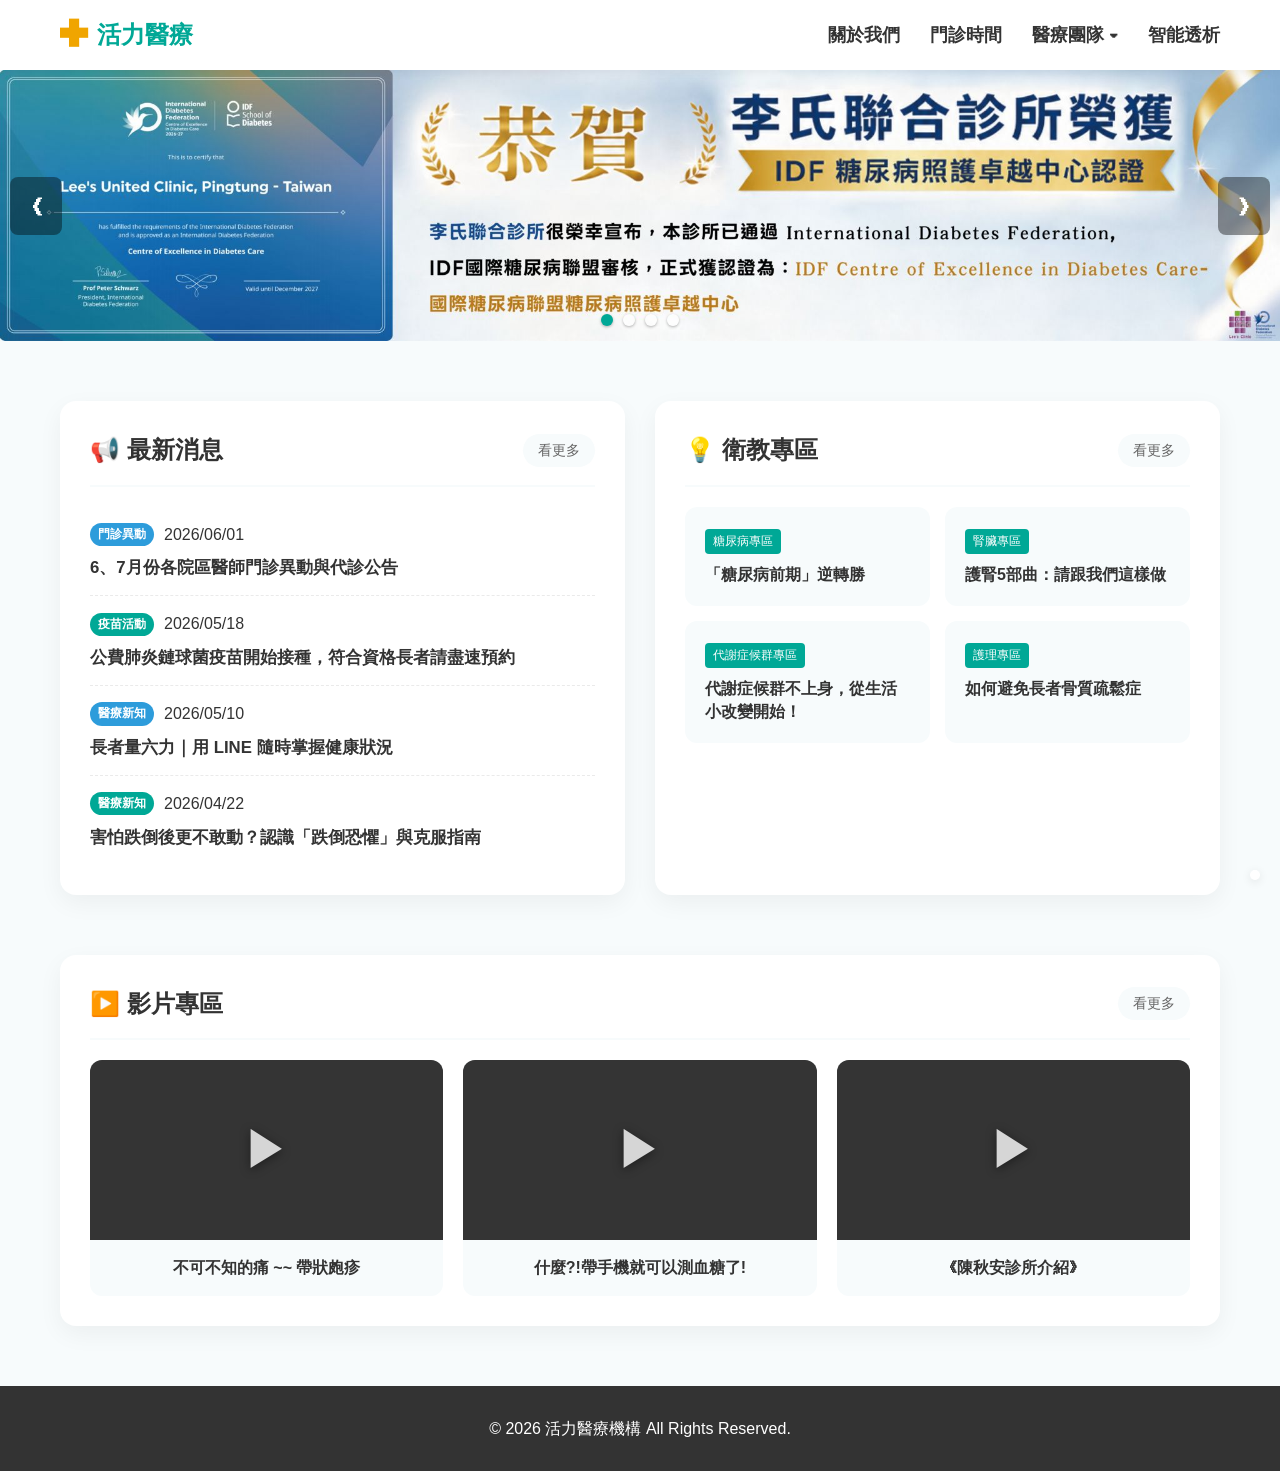
<file: index.html>
<!doctype html>
<html lang="zh-TW">
  <head>
    <meta charset="UTF-8" />
    <meta name="viewport" content="width=device-width, initial-scale=1.0" />
    <title>活力醫療中心</title>
    <link rel="stylesheet" href="style.css?v=8" />
  </head>
  <body>
    <header class="navbar">
      <div class="container nav-container">
        <a href="https://sunyanzi948c-cpu.github.io/chen784533/" class="logo">
          <span class="logo-icon">✚</span> 活力醫療
        </a>
        <input type="checkbox" id="menu-toggle" class="menu-checkbox" />
        <label for="menu-toggle" class="menu-btn">☰</label>

        <nav class="nav-links">
          <a href="about.html">關於我們</a>
          <a href="hours.html">門診時間</a>

          <div class="dropdown">
            <a href="#team" class="dropdown-toggle">醫療團隊 ▾</a>

            <input type="checkbox" id="team-toggle" class="dropdown-checkbox" />
            <label for="team-toggle" class="dropdown-label">醫療團隊 ▾</label>

            <div class="dropdown-menu">
              <div class="dropdown-grid">
                <a href="Metabolism.html">新陳代謝科</a>
                <a href="Neurology.html">神經內科</a>
                <a href="Kidney.html">腎臟內科</a>
                <a href="eye.html">眼科</a>
                <a href="Urology.html">泌尿科</a>
                <a href="GI.html">肝膽腸胃科</a>
                <a href="Cardiology.html">心臟內科</a>

                <a href="#">護理師</a>
                <a href="#">營養衛教師</a>

                <a href="#">藥師</a>
              </div>
            </div>
          </div>

          <a href="dialysis.html">智能透析</a>
        </nav>
      </div>
    </header>

    <section class="hero-carousel" id="carousel-section">
      <button class="carousel-btn prev-btn" id="prevBtn">❮</button>

      <div class="carousel-track" id="carouselTrack">
        <div class="slide">
          <img src="image/123.jpg" alt="IDF 糖尿病照護卓越中心認證" />
        </div>
        <div class="slide">
          <img src="image/456.jpg" alt="李兆俊院長榮獲世界頂尖 Top5 學者" />
        </div>
        <div class="slide">
          <img src="image/789.png" alt="李氏聯合診所 全方位慢性病治療" />
        </div>
        <div class="slide">
          <img src="image/012.png" alt="藍文君診所 榮獲國健署特優獎" />
        </div>
      </div>

      <button class="carousel-btn next-btn" id="nextBtn">❯</button>

      <div class="carousel-dots" id="dotContainer">
        <span class="dot active" data-index="0"></span>
        <span class="dot" data-index="1"></span>
        <span class="dot" data-index="2"></span>
        <span class="dot" data-index="3"></span>
      </div>
    </section>

    <main class="container">
      <section class="boards-section">
        <div class="board news-board">
          <div class="board-header">
            <h2>📢 最新消息</h2>
            <a href="news.html" class="more-link">看更多</a>
          </div>
          <ul class="news-list" id="index-news-list"></ul>
        </div>

        <div class="board edu-board">
          <div class="board-header">
            <h2>💡 衛教專區</h2>
            <a href="education.html" class="more-link">看更多</a>
          </div>

          <div class="edu-grid" id="index-edu-grid"></div>
        </div>
      </section>

      <section class="video-section">
        <div class="board-header">
          <h2>▶️ 影片專區</h2>
          <a href="video.html" class="more-link">看更多</a>
        </div>

        <div class="video-grid" id="index-video-grid"></div>
      </section>
    </main>

    <footer class="footer">
      <div class="container">
        <p>&copy; 2026 活力醫療機構 All Rights Reserved.</p>
      </div>
    </footer>
    <button id="backToTopBtn" class="back-to-top" title="回到頁頂">⬆</button>
    <script>
      // 抓取需要的 DOM 元素
      const track = document.getElementById("carouselTrack");
      const slides = Array.from(track.children);
      const nextBtn = document.getElementById("nextBtn");
      const prevBtn = document.getElementById("prevBtn");
      const dots = Array.from(document.querySelectorAll(".dot"));
      const carouselSection = document.getElementById("carousel-section");

      let currentIndex = 0; // 記錄目前顯示第幾張圖 (從 0 開始)
      const slideCount = slides.length; // 總共有幾張圖 (4)
      let autoPlayInterval; // 用來儲存定時器的變數

      // 核心功能：根據索引值移動軌道
      function moveToSlide(index) {
        // 處理循環邏輯 (若到最後一張的下一張，回到第一張；反之亦然)
        if (index < 0) {
          currentIndex = slideCount - 1;
        } else if (index >= slideCount) {
          currentIndex = 0;
        } else {
          currentIndex = index;
        }

        // 計算移動的距離 (-100vw, -200vw 等) 並套用 CSS 變形
        const amountToMove = -(currentIndex * 100);
        track.style.transform = `translateX(${amountToMove}vw)`;

        // 更新下方圓點的狀態
        updateDots(currentIndex);
      }

      // 更新圓點樣式
      function updateDots(index) {
        dots.forEach((dot) => dot.classList.remove("active"));
        dots[index].classList.add("active");
      }

      // 定時自動輪播功能
      function startAutoPlay() {
        autoPlayInterval = setInterval(() => {
          moveToSlide(currentIndex + 1);
        }, 20000); // 4000 毫秒 = 4 秒
      }

      function stopAutoPlay() {
        clearInterval(autoPlayInterval);
      }

      // --- 設定事件監聽器 ---

      // 點擊右邊按鈕
      nextBtn.addEventListener("click", () => {
        moveToSlide(currentIndex + 1);
        stopAutoPlay();
        startAutoPlay(); // 點擊後重新計算時間
      });

      // 點擊左邊按鈕
      prevBtn.addEventListener("click", () => {
        moveToSlide(currentIndex - 1);
        stopAutoPlay();
        startAutoPlay();
      });

      // 點擊圓點切換
      dots.forEach((dot, index) => {
        dot.addEventListener("click", () => {
          moveToSlide(index);
          stopAutoPlay();
          startAutoPlay();
        });
      });

      // 滑鼠移到圖片上時暫停輪播，移開時恢復 (優化使用者體驗)
      carouselSection.addEventListener("mouseenter", stopAutoPlay);
      carouselSection.addEventListener("mouseleave", startAutoPlay);

      // 網頁載入時啟動自動輪播
      startAutoPlay();

      // =========================================
      // 首頁：動態載入 JSON 最新消息 (取前 4 筆)
      // =========================================
      document.addEventListener("DOMContentLoaded", () => {
        const indexNewsList = document.getElementById("index-news-list");

        if (indexNewsList) {
          // 讀取我們之前建立的資料庫
          fetch("news-data.json")
            .then((response) => {
              if (!response.ok) throw new Error("無法讀取資料庫");
              return response.json();
            })
            .then((data) => {
              indexNewsList.innerHTML = ""; // 清空預設內容

              // 擷取陣列的前 4 筆資料 (最新的 4 篇)
              const topNews = data.slice(0, 4);

              // 將這 4 筆資料轉換成 HTML 並塞入首頁
              topNews.forEach((item) => {
                const liItem = `
                              <li>
                                  <div style="display: flex; gap: 10px; align-items: center;">
                                      <span class="news-tag ${item.tagClass}" style="font-size: 0.75rem; padding: 2px 8px;">${item.category}</span>
                                      <span class="news-date" style="margin: 0;">${item.date}</span>
                                  </div>
                                  
                                  <a href="article.html?id=${item.id}">${item.title}</a>
                              </li>
                          `;
                indexNewsList.insertAdjacentHTML("beforeend", liItem);
              });
            })
            .catch((error) => {
              console.error("載入失敗:", error);
              indexNewsList.innerHTML = "<li>資料載入中或發生錯誤...</li>";
            });
        }
      });

      // =========================================
      // 首頁：動態載入 JSON 衛教專區 (自動取最新 4 筆)
      // =========================================
      const indexEduGrid = document.getElementById("index-edu-grid");

      if (indexEduGrid) {
        // 定義我們要抓取的衛教分類名稱
        const educationCategories = [
          "糖尿病專區",
          "腎臟專區",
          "代謝症候群專區",
          "護理專區",
          "藥物專區",
          "眼睛保健專區",
          "心血管專區",
        ];

        // 讀取全站共用的 JSON 資料庫 (加上時間戳記徹底打破快取)
        fetch("news-data.json?v=" + new Date().getTime())
          .then((response) => {
            if (!response.ok) throw new Error("無法讀取資料庫");
            return response.json();
          })
          .then((data) => {
            indexEduGrid.innerHTML = ""; // 先清空骨架

            // 1. 【關鍵過濾】：從資料庫中，只挑選出分類屬於「衛教專區」的文章
            const eduArticles = data.filter((item) =>
              educationCategories.includes(item.category),
            );

            // 2. 【擷取前 4 筆】：只拿最新上傳的前 4 篇衛教文章
            const topEdu = eduArticles.slice(0, 4);

            // 3. 【動態生成卡片】：將資料轉換為 HTML 塞入首頁
            topEdu.forEach((item) => {
              const cardHTML = `
                <a href="article.html?id=${item.id}" class="edu-card">
                  <div class="edu-tag ${item.tagClass}">${item.category}</div>
                  <h3>${item.title}</h3>
                </a>
              `;
              indexEduGrid.insertAdjacentHTML("beforeend", cardHTML);
            });

            // 防呆機制：如果 JSON 裡目前沒有任何衛教文章
            if (topEdu.length === 0) {
              indexEduGrid.innerHTML =
                "<p style='color:#888; grid-column: 1/-1; text-align:center; padding: 20px;'>目前暫無衛教文章發表</p>";
            }
          })
          .catch((error) => {
            console.error("衛教專區載入失敗:", error);
            indexEduGrid.innerHTML =
              "<p style='color:red; grid-column: 1/-1; text-align:center; padding: 20px;'>衛教專區載入中或發生異常...</p>";
          });
      }
      // =========================================
      // 快速回到頁頂功能
      // =========================================
      const backToTopBtn = document.getElementById("backToTopBtn");

      if (backToTopBtn) {
        // 監聽網頁滾動事件
        window.addEventListener("scroll", () => {
          // 當往下滾動超過 300px 時，幫按鈕加上 'show' 讓它浮現
          if (window.scrollY > 300) {
            backToTopBtn.classList.add("show");
          } else {
            // 滾回頂部時，移除 'show' 讓它隱藏
            backToTopBtn.classList.remove("show");
          }
        });

        // 監聽按鈕點擊事件
        backToTopBtn.addEventListener("click", () => {
          window.scrollTo({
            top: 0,
            behavior: "smooth", // 讓畫面像滑行一樣平滑滾動上去，而不是瞬間跳躍
          });
        });
      }

      // =========================================
      // 首頁：動態載入 JSON 影片專區 (自動取最新 3 筆)
      // =========================================
      const indexVideoGrid = document.getElementById("index-video-grid");

      if (indexVideoGrid) {
        fetch("video-data.json?v=" + new Date().getTime())
          .then((response) => {
            if (!response.ok) throw new Error("無法讀取影片資料庫");
            return response.json();
          })
          .then((data) => {
            indexVideoGrid.innerHTML = ""; // 先清空骨架

            // 1. 【擷取前 3 筆】：只拿最新上傳的前 3 支影片
            const topVideos = data.slice(0, 3);

            // 2. 【動態生成卡片】：將資料轉換為 HTML 塞入首頁
            topVideos.forEach((video) => {
              // 擷取 YouTube ID 產生高畫質縮圖
              let videoId = "";
              if (video.url.includes("v=")) {
                videoId = video.url.split("v=")[1].split("&")[0];
              } else if (video.url.includes("youtu.be/")) {
                videoId = video.url.split("youtu.be/")[1].split("?")[0];
              }
              const thumbnailUrl = `https://img.youtube.com/vi/${videoId}/maxresdefault.jpg`;

              // 生成符合首頁樣式的影片卡片
              const videoCardHTML = `
                <div class="video-card" onclick="window.location.href='video.html'" style="cursor: pointer;">
                  <div class="video-thumbnail" style="background-image: url('${thumbnailUrl}'); background-size: cover; background-position: center; position: relative;">
                     <div style="position:absolute; top:0; left:0; width:100%; height:100%; background:rgba(0,0,0,0.3); display:flex; justify-content:center; align-items:center;">
                        <span style="color:white; font-size:3rem; opacity:0.8; text-shadow: 0 2px 10px rgba(0,0,0,0.5);">▶</span>
                     </div>
                  </div>
                  <div class="video-title">${video.title}</div>
                </div>
              `;
              indexVideoGrid.insertAdjacentHTML("beforeend", videoCardHTML);
            });

            if (topVideos.length === 0) {
              indexVideoGrid.innerHTML =
                "<p style='color:#888; grid-column: 1/-1; text-align:center; padding: 20px;'>目前暫無影片發表</p>";
            }
          })
          .catch((error) => {
            console.error("影片載入失敗:", error);
            indexVideoGrid.innerHTML =
              "<p style='color:red; grid-column: 1/-1; text-align:center; padding: 20px;'>影片載入中或發生異常...</p>";
          });
      }
    </script>

    <div
      id="google_translate_element"
      style="
        position: fixed;
        bottom: 20px;
        right: 20px;
        z-index: 9999;
        background: white;
        padding: 5px;
        border-radius: 8px;
        box-shadow: 0 2px 10px rgba(0, 0, 0, 0.1);
      "></div>
  </body>
</html>
</file>
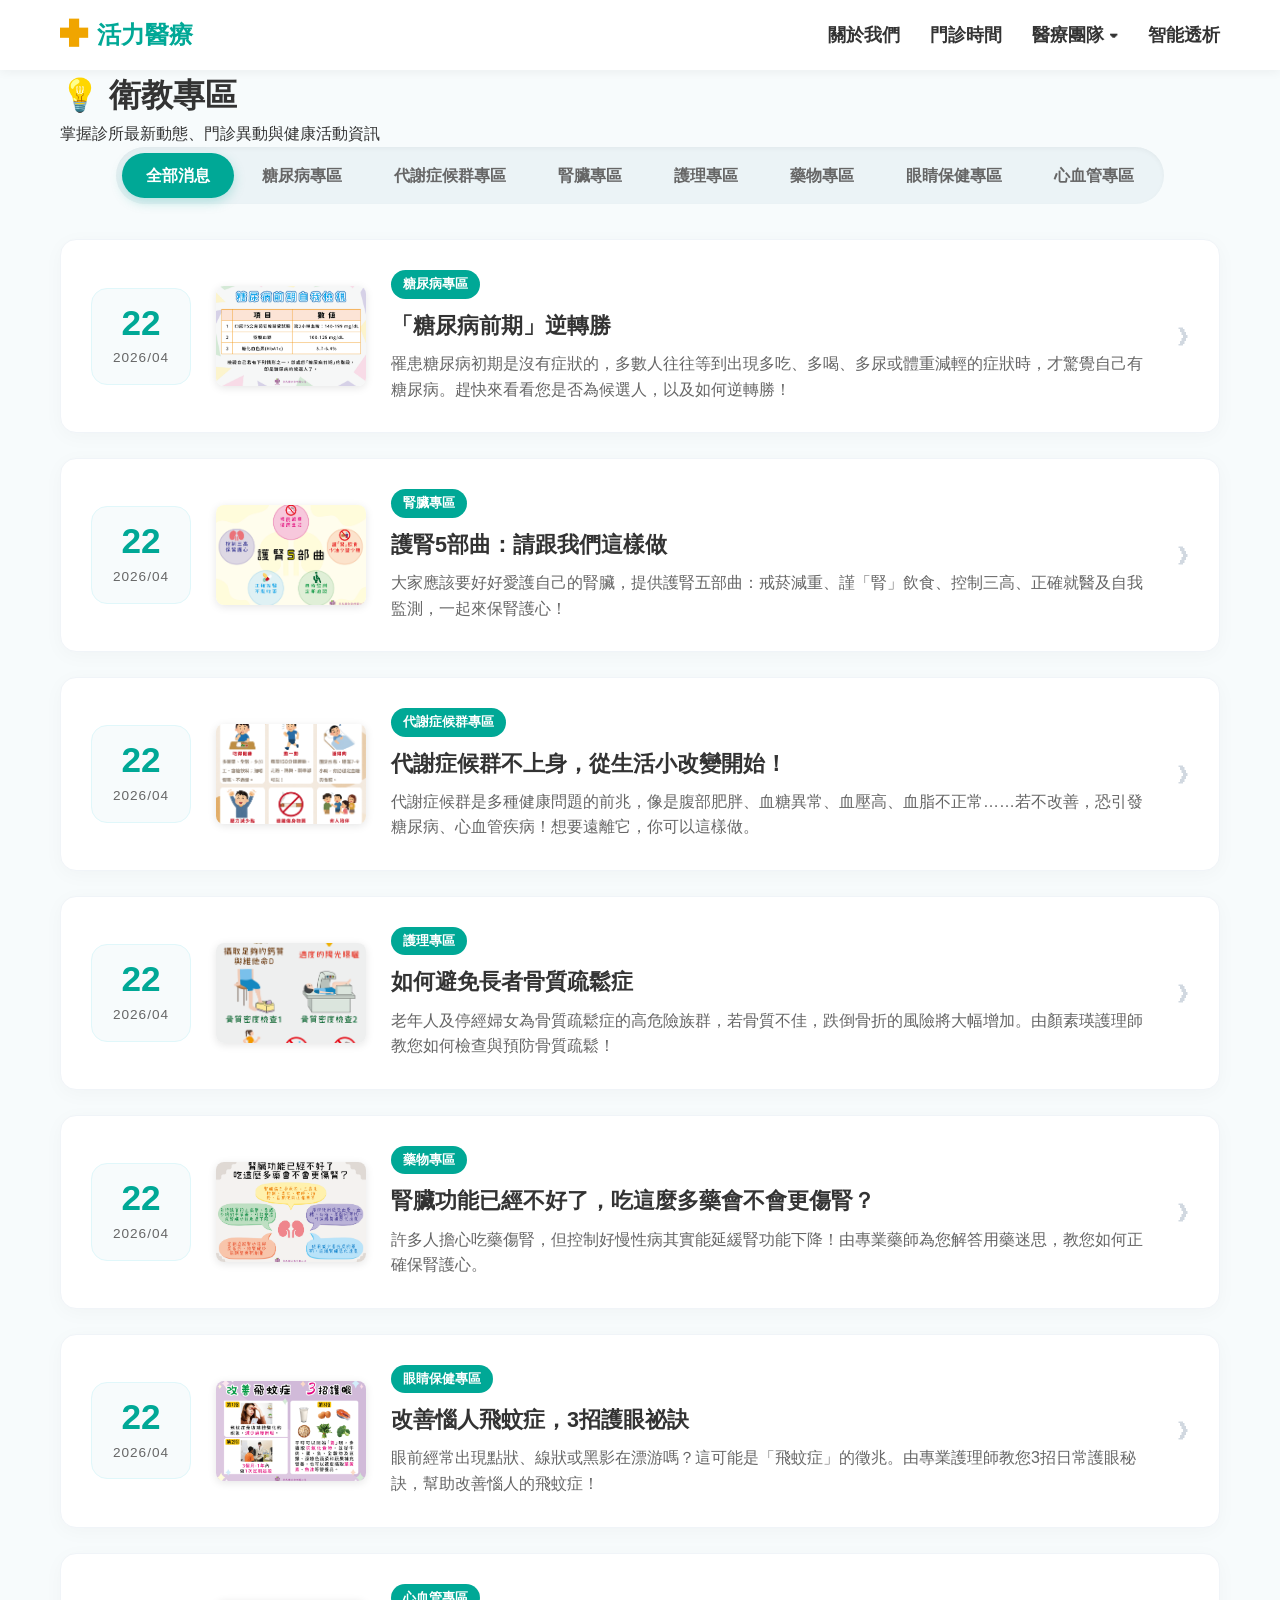
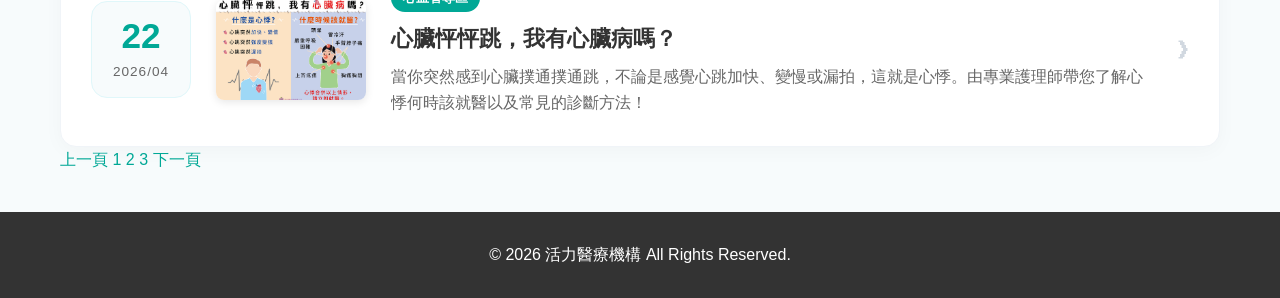
<file: education.html>
<!doctype html>
<html lang="zh-TW">
  <head>
    <meta charset="UTF-8" />
    <meta name="viewport" content="width=device-width, initial-scale=1.0" />
    <title>衛教專區總覽- 活力醫療中心</title>
    <link rel="stylesheet" href="style.css?v=7" />
  </head>
  <body>
    <header class="navbar">
      <div class="container nav-container">
        <a href="https://sunyanzi948c-cpu.github.io/chen784533/" class="logo">
          <span class="logo-icon">✚</span> 活力醫療
        </a>
        <input type="checkbox" id="menu-toggle" class="menu-checkbox" />
        <label for="menu-toggle" class="menu-btn">☰</label>

        <nav class="nav-links">
          <a href="about.html">關於我們</a>
          <a href="hours.html">門診時間</a>

          <div class="dropdown">
            <a href="#team" class="dropdown-toggle">醫療團隊 ▾</a>

            <input type="checkbox" id="team-toggle" class="dropdown-checkbox" />
            <label for="team-toggle" class="dropdown-label">醫療團隊 ▾</label>

            <div class="dropdown-menu">
              <div class="dropdown-grid">
                <a href="Metabolism.html">新陳代謝科</a>
                <a href="Neurology.html">神經內科</a>
                <a href="Kidney.html">腎臟內科</a>
                <a href="eye.html">眼科</a>
                <a href="Urology.html">泌尿科</a>
                <a href="GI.html">肝膽腸胃科</a>
                <a href="Cardiology.html">心臟內科</a>
                
                <a href="#">護理師</a>
                <a href="#">營養衛教師</a>
                
                <a href="#">藥師</a>
              </div>
            </div>
          </div>

          <a href="dialysis.html">智能透析</a>
        </nav>
      </div>
    </header>

    <div class="page-header">
      <div class="container">
        <h1>💡 衛教專區</h1>
        <p>掌握診所最新動態、門診異動與健康活動資訊</p>
      </div>
    </div>

    <main class="container page-content">
      <div class="filter-tabs">
        <a href="#" class="tab active" data-filter="all">全部消息</a>
        <a href="#" class="tab" data-filter="糖尿病專區">糖尿病專區</a>
        <a href="#" class="tab" data-filter="代謝症候群專區">代謝症候群專區</a>
        <a href="#" class="tab" data-filter="腎臟專區">腎臟專區</a>
        <a href="#" class="tab" data-filter="護理專區">護理專區</a>
        <a href="#" class="tab" data-filter="藥物專區">藥物專區</a>
        <a href="#" class="tab" data-filter="眼睛保健專區">眼睛保健專區</a>
        <a href="#" class="tab" data-filter="心血管專區">心血管專區</a>
      </div>

      <div class="full-news-list" id="news-container"></div>

      <div class="pagination">
        <a href="#" class="page-btn disabled">上一頁</a>
        <a href="#" class="page-num active">1</a>
        <a href="#" class="page-num">2</a>
        <a href="#" class="page-num">3</a>
        <a href="#" class="page-btn">下一頁</a>
      </div>
    </main>

    <footer class="footer">
      <div class="container">
        <p>&copy; 2026 活力醫療機構 All Rights Reserved.</p>
      </div>
    </footer>
    <button id="backToTopBtn" class="back-to-top" title="回到頁頂">⬆</button>
    <script>
      document.addEventListener("DOMContentLoaded", () => {
        const fullNewsList = document.getElementById("news-container");
        const tabs = document.querySelectorAll(".tab");
        let allArticles = []; // 用來儲存從 JSON 抓來的所有「衛教」文章

        // 定義哪些分類屬於「衛教專區」（這很重要，用來排除最新消息）
        const educationCategories = [
          "糖尿病專區",
          "腎臟專區",
          "代謝症候群專區",
          "護理專區",
          "藥物專區",
          "眼睛保健專區",
          "心血管專區",
        ];

        // 讀取 JSON 資料庫 (加上時間戳記避免快取)
        fetch("news-data.json?v=" + new Date().getTime())
          .then((response) => {
            if (!response.ok) throw new Error("無法讀取資料庫");
            return response.json();
          })
          .then((data) => {
            // 【關鍵過濾】：只挑選分類屬於 educationCategories 的文章！
            allArticles = data.filter((item) =>
              educationCategories.includes(item.category),
            );

            // 預設渲染全部的衛教文章
            renderArticles(allArticles);
          })
          .catch((error) => {
            console.error("載入失敗:", error);
            fullNewsList.innerHTML =
              "<div style='text-align:center; padding: 20px; color: red;'>資料載入失敗，請稍後再試。</div>";
          });

        // 渲染文章列表的函數
        function renderArticles(articlesToRender) {
          fullNewsList.innerHTML = ""; // 先清空列表

          if (articlesToRender.length === 0) {
            fullNewsList.innerHTML =
              "<div style='text-align:center; padding: 20px; color: #888;'>此分類目前沒有文章。</div>";
            return;
          }

          articlesToRender.forEach((item) => {
            // 拆解日期 (例如 "2026/05/20" 變成 "20" 和 "2026/05")
            const dateParts = item.date.split("/");
            const day = dateParts[2];
            const yearMonth = `${dateParts[0]}/${dateParts[1]}`;

            // 自動檢查是否有圖片，沒有就用預設的佔位圖
            const thumbnail =
              item.image && item.image.trim() !== ""
                ? `<img src="${item.image}" alt="${item.title}" style="width: 150px; height: 100px; object-fit: cover; border-radius: 8px; flex-shrink: 0; box-shadow: 0 2px 8px rgba(0,0,0,0.1);">`
                : `<div style="width: 150px; height: 100px; background-color: #f0f4f8; border-radius: 8px; flex-shrink: 0; display:flex; justify-content:center; align-items:center; color:#ccc;"><span style="font-size:24px;">💡</span></div>`;

            // 組合 HTML (加入了縮圖設計，並全部導向共用的 article.html)
            const newsItemHTML = `
                <a href="article.html?id=${item.id}" class="news-item" style="align-items: center;">
                    <div class="news-date-badge">
                        <span class="day">${day}</span>
                        <span class="year-month">${yearMonth}</span>
                    </div>
                    
                    ${thumbnail}
                    
                    <div class="news-content-box">
                        <div class="news-meta">
                            <span class="news-tag ${item.tagClass}">${item.category}</span>
                        </div>
                        <h2 class="news-title">${item.title}</h2>
                        <div class="news-excerpt">${item.excerpt}</div>
                    </div>
                    <div class="news-arrow">❯</div>
                </a>
            `;
            fullNewsList.insertAdjacentHTML("beforeend", newsItemHTML);
          });
        }

        // 綁定標籤點擊事件 (分類過濾功能)
        tabs.forEach((tab) => {
          tab.addEventListener("click", () => {
            // 移除所有標籤的 active 狀態
            tabs.forEach((t) => t.classList.remove("active"));
            // 為點擊的標籤加上 active
            tab.classList.add("active");

            const filterValue = tab.getAttribute("data-filter");

            // 根據點選的分類過濾文章
            if (filterValue === "all") {
              renderArticles(allArticles);
            } else {
              const filteredArticles = allArticles.filter(
                (item) => item.category === filterValue,
              );
              renderArticles(filteredArticles);
            }
          });
        });
      });

      // =========================================
      // 快速回到頁頂功能
      // =========================================
      const backToTopBtn = document.getElementById("backToTopBtn");

      if (backToTopBtn) {
        // 監聽網頁滾動事件
        window.addEventListener("scroll", () => {
          // 當往下滾動超過 300px 時，幫按鈕加上 'show' 讓它浮現
          if (window.scrollY > 300) {
            backToTopBtn.classList.add("show");
          } else {
            // 滾回頂部時，移除 'show' 讓它隱藏
            backToTopBtn.classList.remove("show");
          }
        });

        // 監聽按鈕點擊事件
        backToTopBtn.addEventListener("click", () => {
          window.scrollTo({
            top: 0,
            behavior: "smooth", // 讓畫面像滑行一樣平滑滾動上去，而不是瞬間跳躍
          });
        });
      }
    </script>
  </body>
</html>
</file>
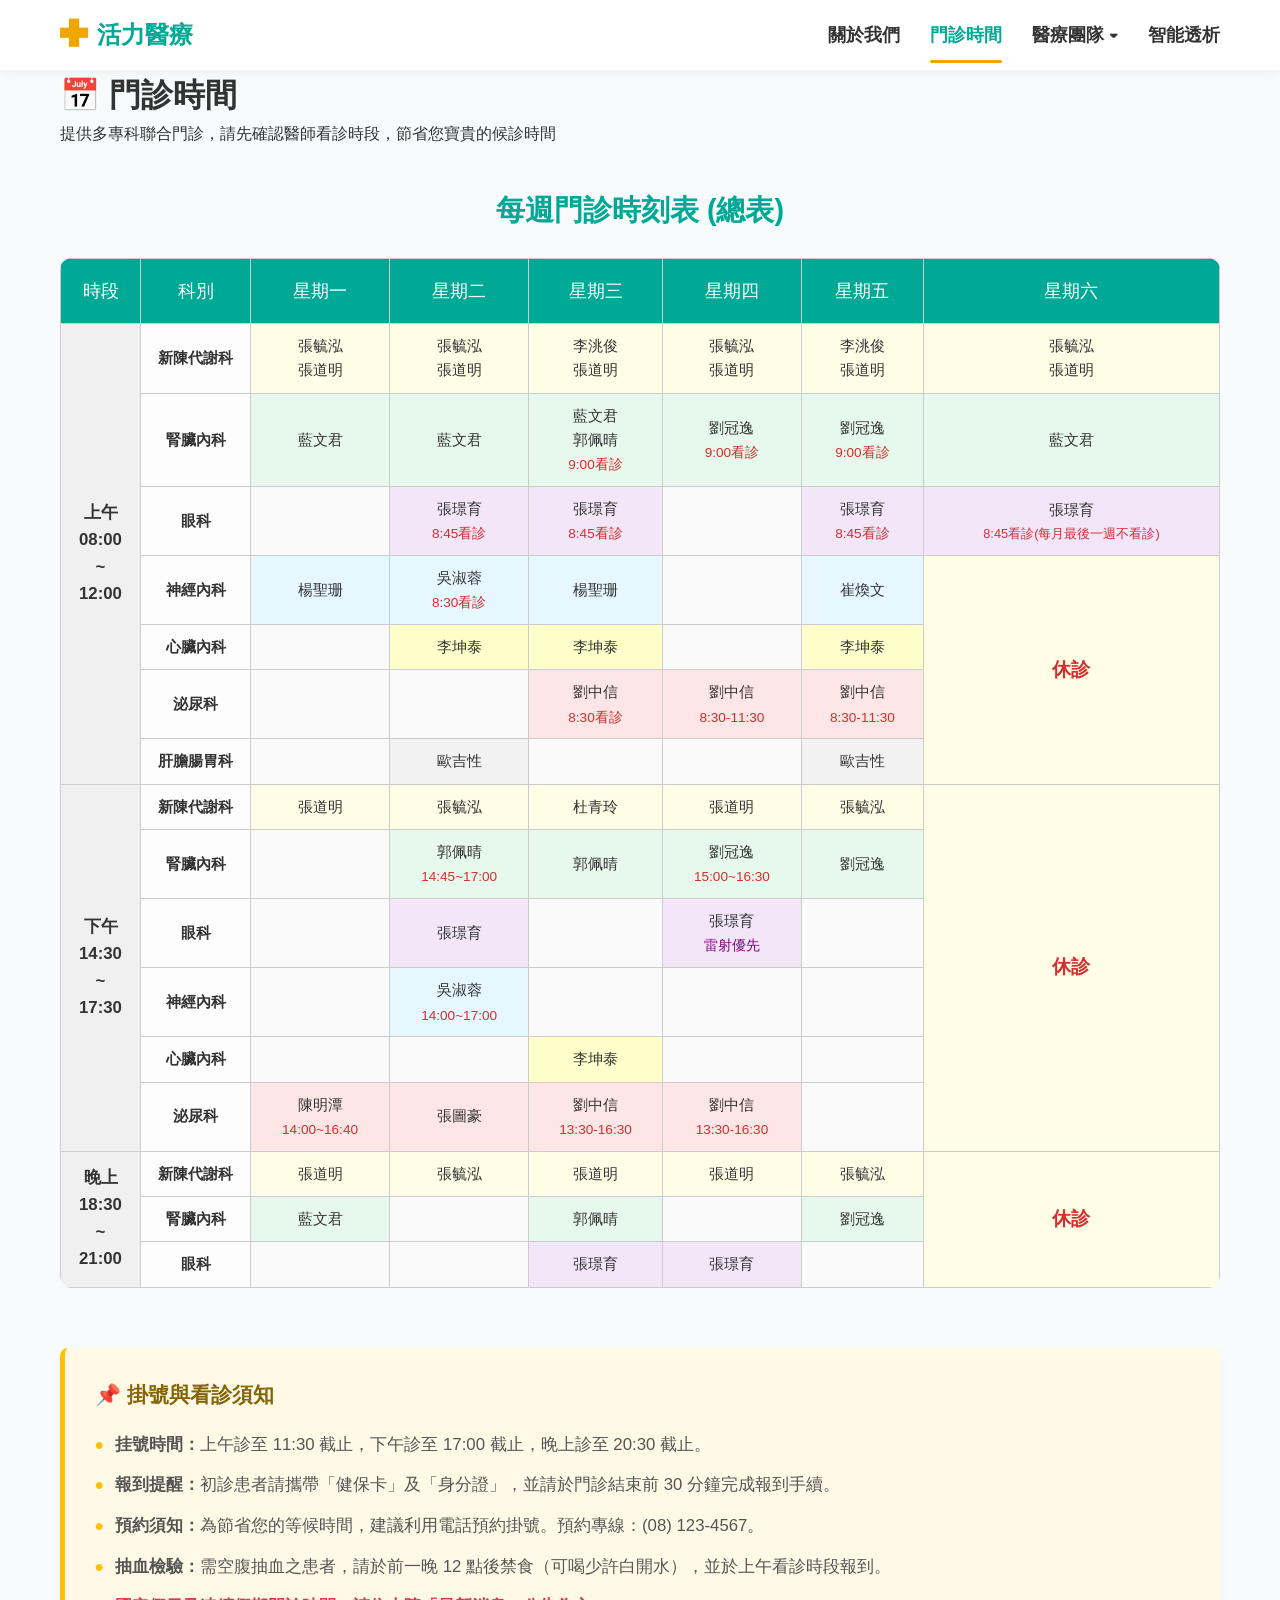
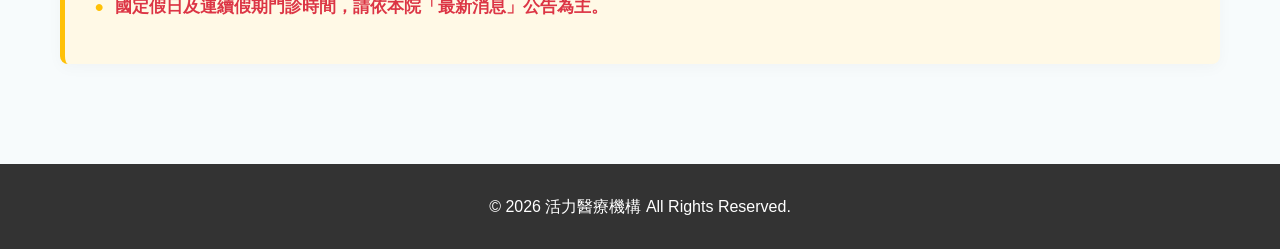
<file: hours.html>
<!doctype html>
<html lang="zh-TW">
  <head>
    <meta charset="UTF-8" />
    <meta name="viewport" content="width=device-width, initial-scale=1.0" />
    <title>門診時間 - 活力醫療中心</title>
    <link rel="stylesheet" href="style.css?v=30" />

    <style>
      /* 基礎響應式切換開關 */
      @media screen and (min-width: 769px) {
        .mobile-hours-view {
          display: none !important;
        }
      }
      @media screen and (max-width: 768px) {
        .desktop-hours-view {
          display: none !important;
        }
      }

      /* 科別專屬精美特調背景色 (完美還原您的圖檔) */
      .bg-meta {
        background-color: #fffde6 !important;
      } /* 新陳代謝：淡黃 */
      .bg-kidney {
        background-color: #e6f9ec !important;
      } /* 腎臟內科：淡綠 */
      .bg-eye {
        background-color: #f3e6f9 !important;
      } /* 眼科：淡紫 */
      .bg-neuro {
        background-color: #e6f7ff !important;
      } /* 神經內科：淡藍 */
      .bg-heart {
        background-color: #ffffcc !important;
      } /* 心臟內科：明黃 */
      .bg-urinary {
        background-color: #ffe6e6 !important;
      } /* 泌尿科：淡紅 */
      .bg-gi {
        background-color: #f2f2f2 !important;
      } /* 肝膽腸胃：輕灰 */
      .bg-rest {
        background-color: #fafafa !important;
        color: #999;
      } /* 休診區塊 */

      /* 班表特殊內文字體顏色 */
      .text-clinic {
        color: #900c3f;
        font-weight: bold;
        display: block;
      } /* 廣東路紫紅字 */
      .text-taichun {
        color: #0066cc;
        font-weight: bold;
        display: block;
      } /* 民族路藍字 */
      .text-note {
        color: #d32f2f;
        font-size: 0.85rem;
        display: block;
        font-weight: normal;
        margin-top: 20px;
      } /* 備註紅字 */

      /* =========================================
         電腦版：大型多維度對照總表優化
         ========================================= */
      .hours-table {
        width: 100%;
        border-collapse: collapse;
        text-align: center;
        font-size: 0.95rem;
      }
      .hours-table th,
      .hours-table td {
        border: 1px solid #ccc;
        padding: 10px 6px;
        vertical-align: middle;
      }
      .hours-table th {
        background-color: #555;
        color: white;
        font-weight: bold;
      }
      .macro-time-title {
        background-color: #f0f0f0;
        font-weight: bold;
        font-size: 1.05rem;
        width: 80px;
      }
      .dept-title-col {
        font-weight: bold;
        width: 110px;
        background-color: #fdfdfd;
      }

      /* =========================================
         手機版：每週每日分頁標籤系統 (Daily Tabs)
         ========================================= */
      .mobile-hours-view {
        margin-top: 15px;
      }
      /* 頂部星期切換列 */
      .day-tabs-nav {
        display: flex;
        overflow-x: auto; /* 允許小手機左右滑動星期選單 */
        white-space: nowrap;
        border-bottom: 2px solid var(--bg-color);
        margin-bottom: 20px;
        padding-bottom: 5px;
        -webkit-overflow-scrolling: touch;
      }
      .day-tab-btn {
        flex: 1;
        min-width: 65px;
        background: none;
        border: none;
        padding: 12px 0;
        font-size: 0.95rem;
        font-weight: bold;
        color: #666;
        cursor: pointer;
        border-bottom: 3px solid transparent;
        transition: all 0.2s ease;
        text-align: center;
      }
      .day-tab-btn.active {
        color: var(--primary-color);
        border-bottom: 3px solid var(--secondary-color); /* 亮眼黃底線 */
      }
      /* 每日內容面板 */
      .day-pane {
        display: none;
        animation: hoursFadeIn 0.3s ease;
      }
      .day-pane.active {
        display: block;
      }
      /* 手機大時段區塊 (上午/下午/晚上) */
      .mobile-time-group {
        margin-bottom: 25px;
      }
      .mobile-time-title {
        background-color: #555;
        color: white;
        padding: 8px 15px;
        border-radius: 6px;
        font-weight: bold;
        font-size: 1rem;
        margin-bottom: 12px;
        display: flex;
        justify-content: space-between;
      }
      /* 手機版看診卡片堆疊 */
      .mobile-clinic-card {
        display: flex;
        align-items: center;
        padding: 12px 15px;
        border: 1px solid #e0e0e0;
        border-radius: 8px;
        margin-bottom: 10px;
        box-shadow: 0 2px 5px rgba(0, 0, 0, 0.02);
      }
      .mobile-card-dept {
        font-weight: bold;
        width: 100px;
        border-right: 1px solid #ccc;
        padding-right: 10px;
        margin-right: 15px;
        font-size: 0.95rem;
      }
      .mobile-card-docs {
        flex: 1;
        font-size: 0.95rem;
        line-height: 1.4;
      }
      .mobile-rest-card {
        text-align: center;
        padding: 30px;
        background-color: #f9f9f9;
        color: #999;
        border-radius: 8px;
        font-weight: bold;
        border: 1px dashed #ccc;
      }

      @keyframes hoursFadeIn {
        from {
          opacity: 0;
          transform: translateY(5px);
        }
        to {
          opacity: 1;
          transform: translateY(0);
        }
      }
    </style>
  </head>
  <body>
    <header class="navbar">
      <div class="container nav-container">
        <a href="index.html" class="logo">
          <span class="logo-icon">✚</span> 活力醫療
        </a>
        <input type="checkbox" id="menu-toggle" class="menu-checkbox" />
        <label for="menu-toggle" class="menu-btn">☰</label>

        <nav class="nav-links">
          <a href="about.html">關於我們</a>
          <a href="hours.html" class="active">門診時間</a>
          <div class="dropdown">
            <a href="index.html#team" class="dropdown-toggle">醫療團隊 ▾</a>
            <input type="checkbox" id="team-toggle" class="dropdown-checkbox" />
            <label for="team-toggle" class="dropdown-label">醫療團隊 ▾</label>
            <div class="dropdown-menu">
              <div class="dropdown-grid">
                <a href="Metabolism.html">新陳代謝科</a>
                <a href="Neurology.html">神經內科</a>
                <a href="Kidney.html">腎臟內科</a>
                <a href="eye.html">眼科</a>
                <a href="Urology.html">泌尿科</a>
                <a href="GI.html">肝膽腸胃科</a>
                <a href="Cardiology.html">心臟內科</a>

                <a href="#">護理師</a>
                <a href="#">營養衛教師</a>

                <a href="#">藥師</a>
              </div>
            </div>
          </div>

          <a href="dialysis.html">智能透析</a>
        </nav>
      </div>
    </header>

    <div class="page-header">
      <div class="container">
        <h1>📅 門診時間</h1>
        <p>提供多專科聯合門診，請先確認醫師看診時段，節省您寶貴的候診時間</p>
      </div>
    </div>

    <main class="container page-content">
      <section class="hours-section desktop-hours-view">
        <h2 class="section-title text-center">每週門診時刻表 (總表)</h2>

        <div class="table-responsive shadow">
          <table class="hours-table">
            <thead>
              <tr>
                <th>時段</th>
                <th>科別</th>
                <th>星期一</th>
                <th>星期二</th>
                <th>星期三</th>
                <th>星期四</th>
                <th>星期五</th>
                <th>星期六</th>
              </tr>
            </thead>
            <tbody>
              <tr>
                <td rowspan="7" class="macro-time-title">
                  上午<br />08:00<br />~<br />12:00
                </td>
                <td class="dept-title-col">新陳代謝科</td>
                <td class="bg-meta">張毓泓<br />張道明</td>
                <td class="bg-meta">張毓泓<br />張道明</td>
                <td class="bg-meta">李洮俊<br />張道明</td>
                <td class="bg-meta">張毓泓<br />張道明</td>
                <td class="bg-meta">李洮俊<br />張道明</td>
                <td class="bg-meta">張毓泓<br />張道明</td>
              </tr>
              <tr>
                <td class="dept-title-col">腎臟內科</td>
                <td class="bg-kidney">藍文君</td>
                <td class="bg-kidney">藍文君</td>
                <td class="bg-kidney">
                  藍文君<br />郭佩晴<br /><span
                    class="text-note"
                    style="margin-top: 2px"
                    >9:00看診</span
                  >
                </td>
                <td class="bg-kidney">
                  劉冠逸<br /><span class="text-note" style="margin-top: 2px"
                    >9:00看診</span
                  >
                </td>
                <td class="bg-kidney">
                  劉冠逸<br /><span class="text-note" style="margin-top: 2px"
                    >9:00看診</span
                  >
                </td>
                <td class="bg-kidney">藍文君</td>
              </tr>
              <tr>
                <td class="dept-title-col">眼科</td>
                <td class="bg-rest"></td>
                <td class="bg-eye">
                  張璟育<br /><span class="text-note" style="margin-top: 2px"
                    >8:45看診</span
                  >
                </td>
                <td class="bg-eye">
                  張璟育<br /><span class="text-note" style="margin-top: 2px"
                    >8:45看診</span
                  >
                </td>
                <td class="bg-rest"></td>
                <td class="bg-eye">
                  張璟育<br /><span class="text-note" style="margin-top: 2px"
                    >8:45看診</span
                  >
                </td>
                <td class="bg-eye">
                  張璟育<br /><span
                    class="text-note"
                    style="margin-top: 2px; font-size: 0.8rem"
                    >8:45看診(每月最後一週不看診)</span
                  >
                </td>
              </tr>
              <tr>
                <td class="dept-title-col">神經內科</td>
                <td class="bg-neuro">楊聖珊</td>
                <td class="bg-neuro">
                  吳淑蓉<br /><span class="text-note" style="margin-top: 2px"
                    >8:30看診</span
                  >
                </td>
                <td class="bg-neuro">楊聖珊</td>
                <td class="bg-rest"></td>
                <td class="bg-neuro">崔煥文</td>
                <td
                  class="bg-rest"
                  rowspan="4"
                  style="
                    background-color: #fffde6 !important;
                    color: #d32f2f;
                    font-weight: bold;
                    font-size: 1.2rem;
                  ">
                  休診
                </td>
              </tr>
              <tr>
                <td class="dept-title-col">心臟內科</td>
                <td class="bg-rest"></td>
                <td class="bg-heart">李坤泰</td>
                <td class="bg-heart">李坤泰</td>
                <td class="bg-rest"></td>
                <td class="bg-heart">李坤泰</td>
              </tr>
              <tr>
                <td class="dept-title-col">泌尿科</td>
                <td class="bg-rest"></td>
                <td class="bg-rest"></td>
                <td class="bg-urinary">
                  劉中信<br /><span class="text-note" style="margin-top: 2px"
                    >8:30看診</span
                  >
                </td>
                <td class="bg-urinary">
                  劉中信<br /><span class="text-note" style="margin-top: 2px"
                    >8:30-11:30</span
                  >
                </td>
                <td class="bg-urinary">
                  劉中信<br /><span class="text-note" style="margin-top: 2px"
                    >8:30-11:30</span
                  >
                </td>
              </tr>
              <tr>
                <td class="dept-title-col">肝膽腸胃科</td>
                <td class="bg-rest"></td>
                <td class="bg-gi">歐吉性</td>
                <td class="bg-rest"></td>
                <td class="bg-rest"></td>
                <td class="bg-gi">歐吉性</td>
              </tr>

              <tr>
                <td rowspan="6" class="macro-time-title">
                  下午<br />14:30<br />~<br />17:30
                </td>
                <td class="dept-title-col">新陳代謝科</td>
                <td class="bg-meta">張道明</td>
                <td class="bg-meta">張毓泓</td>
                <td class="bg-meta">杜青玲</td>
                <td class="bg-meta">張道明</td>
                <td class="bg-meta">張毓泓</td>
                <td
                  class="bg-rest"
                  rowspan="6"
                  style="
                    background-color: #fffde6 !important;
                    color: #d32f2f;
                    font-weight: bold;
                    font-size: 1.2rem;
                  ">
                  休診
                </td>
              </tr>
              <tr>
                <td class="dept-title-col">腎臟內科</td>
                <td class="bg-rest"></td>
                <td class="bg-kidney">
                  郭佩晴<br /><span class="text-note" style="margin-top: 2px"
                    >14:45~17:00</span
                  >
                </td>
                <td class="bg-kidney">郭佩晴</td>
                <td class="bg-kidney">
                  劉冠逸<br /><span class="text-note" style="margin-top: 2px"
                    >15:00~16:30</span
                  >
                </td>
                <td class="bg-kidney">劉冠逸</td>
              </tr>
              <tr>
                <td class="dept-title-col">眼科</td>
                <td class="bg-rest"></td>
                <td class="bg-eye">張璟育</td>
                <td class="bg-rest"></td>
                <td class="bg-eye">
                  張璟育<br /><span
                    class="text-note"
                    style="margin-top: 2px; color: purple"
                    >雷射優先</span
                  >
                </td>
                <td class="bg-rest"></td>
              </tr>
              <tr>
                <td class="dept-title-col">神經內科</td>
                <td class="bg-rest"></td>
                <td class="bg-neuro">
                  吳淑蓉<br /><span class="text-note" style="margin-top: 2px"
                    >14:00~17:00</span
                  >
                </td>
                <td class="bg-rest"></td>
                <td class="bg-rest"></td>
                <td class="bg-rest"></td>
              </tr>
              <tr>
                <td class="dept-title-col">心臟內科</td>
                <td class="bg-rest"></td>
                <td class="bg-rest"></td>
                <td class="bg-heart">李坤泰</td>
                <td class="bg-rest"></td>
                <td class="bg-rest"></td>
              </tr>
              <tr>
                <td class="dept-title-col">泌尿科</td>
                <td class="bg-urinary">
                  陳明潭<br /><span class="text-note" style="margin-top: 2px"
                    >14:00~16:40</span
                  >
                </td>
                <td class="bg-urinary">張圖豪</td>
                <td class="bg-urinary">
                  劉中信<br /><span class="text-note" style="margin-top: 2px"
                    >13:30-16:30</span
                  >
                </td>
                <td class="bg-urinary">
                  劉中信<br /><span class="text-note" style="margin-top: 2px"
                    >13:30-16:30</span
                  >
                </td>
                <td class="bg-rest"></td>
              </tr>

              <tr>
                <td rowspan="3" class="macro-time-title">
                  晚上<br />18:30<br />~<br />21:00
                </td>
                <td class="dept-title-col">新陳代謝科</td>
                <td class="bg-meta">張道明</td>
                <td class="bg-meta">張毓泓</td>
                <td class="bg-meta">張道明</td>
                <td class="bg-meta">張道明</td>
                <td class="bg-meta">張毓泓</td>
                <td
                  class="bg-rest"
                  rowspan="3"
                  style="
                    background-color: #fffde6 !important;
                    color: #d32f2f;
                    font-weight: bold;
                    font-size: 1.2rem;
                  ">
                  休診
                </td>
              </tr>
              <tr>
                <td class="dept-title-col">腎臟內科</td>
                <td class="bg-kidney">藍文君</td>
                <td class="bg-rest"></td>
                <td class="bg-kidney">郭佩晴</td>
                <td class="bg-rest"></td>
                <td class="bg-kidney">劉冠逸</td>
              </tr>
              <tr>
                <td class="dept-title-col">眼科</td>
                <td class="bg-rest"></td>
                <td class="bg-rest"></td>
                <td class="bg-eye">張璟育</td>
                <td class="bg-eye">張璟育</td>
                <td class="bg-rest"></td>
              </tr>
            </tbody>
          </table>
        </div>
      </section>

      <section class="hours-section mobile-hours-view">
        <h2 class="section-title text-center" style="font-size: 1.4rem">
          本日看診查詢
        </h2>

        <div class="day-tabs-nav">
          <button class="day-tab-btn active" data-day="mon">周一</button>
          <button class="day-tab-btn" data-day="tue">周二</button>
          <button class="day-tab-btn" data-day="wed">周三</button>
          <button class="day-tab-btn" data-day="thu">周四</button>
          <button class="day-tab-btn" data-day="fri">周五</button>
          <button class="day-tab-btn" data-day="sat">周六</button>
          <button class="day-tab-btn" data-day="sun">周日</button>
        </div>

        <div class="day-pane active" id="pane-mon">
          <div class="mobile-time-group">
            <div class="mobile-time-title">
              <span>🌞 上午診</span> <span>08:00 - 12:00</span>
            </div>
            <div class="mobile-clinic-card bg-meta">
              <div class="mobile-card-dept">新陳代謝科</div>
              <div class="mobile-card-docs">張毓泓、張道明</div>
            </div>
            <div class="mobile-clinic-card bg-kidney">
              <div class="mobile-card-dept">腎臟內科</div>
              <div class="mobile-card-docs">藍文君</div>
            </div>
            <div class="mobile-clinic-card bg-neuro">
              <div class="mobile-card-dept">神經內科</div>
              <div class="mobile-card-docs">楊聖珊</div>
            </div>
          </div>
          <div class="mobile-time-group">
            <div class="mobile-time-title">
              <span>☕ 下午診</span> <span>14:30 - 17:30</span>
            </div>
            <div class="mobile-clinic-card bg-meta">
              <div class="mobile-card-dept">新陳代謝科</div>
              <div class="mobile-card-docs">張道明</div>
            </div>
            <div class="mobile-clinic-card bg-urinary">
              <div class="mobile-card-dept">泌尿科</div>
              <div class="mobile-card-docs">
                陳明潭
                <span class="text-note" style="display: inline"
                  >(14:00~16:40)</span
                >
              </div>
            </div>
          </div>
          <div class="mobile-time-group">
            <div class="mobile-time-title">
              <span>🌙 晚上診</span> <span>18:30 - 21:00</span>
            </div>
            <div class="mobile-clinic-card bg-meta">
              <div class="mobile-card-dept">新陳代謝科</div>
              <div class="mobile-card-docs">張道明</div>
            </div>
            <div class="mobile-clinic-card bg-kidney">
              <div class="mobile-card-dept">腎臟內科</div>
              <div class="mobile-card-docs">藍文君</div>
            </div>
          </div>
        </div>

        <div class="day-pane" id="pane-tue">
          <div class="mobile-time-group">
            <div class="mobile-time-title">
              <span>🌞 上午診</span> <span>08:00 - 12:00</span>
            </div>
            <div class="mobile-clinic-card bg-meta">
              <div class="mobile-card-dept">新陳代謝科</div>
              <div class="mobile-card-docs">張毓泓、張道明</div>
            </div>
            <div class="mobile-clinic-card bg-kidney">
              <div class="mobile-card-dept">腎臟內科</div>
              <div class="mobile-card-docs">藍文君</div>
            </div>
            <div class="mobile-clinic-card bg-eye">
              <div class="mobile-card-dept">眼科</div>
              <div class="mobile-card-docs">
                張璟育
                <span class="text-note" style="display: inline"
                  >(8:45看診)</span
                >
              </div>
            </div>
            <div class="mobile-clinic-card bg-neuro">
              <div class="mobile-card-dept">神經內科</div>
              <div class="mobile-card-docs">
                吳淑蓉
                <span class="text-note" style="display: inline"
                  >(8:30看診)</span
                >
              </div>
            </div>
            <div class="mobile-clinic-card bg-heart">
              <div class="mobile-card-dept">心臟內科</div>
              <div class="mobile-card-docs">李坤泰</div>
            </div>
            <div class="mobile-clinic-card bg-gi">
              <div class="mobile-card-dept">肝膽腸胃科</div>
              <div class="mobile-card-docs">歐吉性</div>
            </div>
          </div>
          <div class="mobile-time-group">
            <div class="mobile-time-title">
              <span>☕ 下午診</span> <span>14:30 - 17:30</span>
            </div>
            <div class="mobile-clinic-card bg-meta">
              <div class="mobile-card-dept">新陳代謝科</div>
              <div class="mobile-card-docs">張毓泓</div>
            </div>
            <div class="mobile-clinic-card bg-kidney">
              <div class="mobile-card-dept">腎臟內科</div>
              <div class="mobile-card-docs">
                郭佩晴
                <span class="text-note" style="display: inline"
                  >(14:45~17:00)</span
                >
              </div>
            </div>
            <div class="mobile-clinic-card bg-eye">
              <div class="mobile-card-dept">眼科</div>
              <div class="mobile-card-docs">張璟育</div>
            </div>
            <div class="mobile-clinic-card bg-neuro">
              <div class="mobile-card-dept">神經內科</div>
              <div class="mobile-card-docs">
                吳淑蓉
                <span class="text-note" style="display: inline"
                  >(14:00~17:00)</span
                >
              </div>
            </div>
            <div class="mobile-clinic-card bg-urinary">
              <div class="mobile-card-dept">泌尿科</div>
              <div class="mobile-card-docs">張圖豪</div>
            </div>
          </div>
          <div class="mobile-time-group">
            <div class="mobile-time-title">
              <span>🌙 晚上診</span> <span>18:30 - 21:00</span>
            </div>
            <div class="mobile-clinic-card bg-meta">
              <div class="mobile-card-dept">新陳代謝科</div>
              <div class="mobile-card-docs">張毓泓</div>
            </div>
          </div>
        </div>

        <div class="day-pane" id="pane-wed">
          <div class="mobile-time-group">
            <div class="mobile-time-title">
              <span>🌞 上午診</span> <span>08:00 - 12:00</span>
            </div>
            <div class="mobile-clinic-card bg-meta">
              <div class="mobile-card-dept">新陳代謝科</div>
              <div class="mobile-card-docs">李洮俊、張道明</div>
            </div>
            <div class="mobile-clinic-card bg-kidney">
              <div class="mobile-card-dept">腎臟內科</div>
              <div class="mobile-card-docs">
                藍文君、郭佩晴
                <span class="text-note" style="display: inline"
                  >(9:00看診)</span
                >
              </div>
            </div>
            <div class="mobile-clinic-card bg-eye">
              <div class="mobile-card-dept">眼科</div>
              <div class="mobile-card-docs">
                張璟育
                <span class="text-note" style="display: inline"
                  >(8:45看診)</span
                >
              </div>
            </div>
            <div class="mobile-clinic-card bg-neuro">
              <div class="mobile-card-dept">神經內科</div>
              <div class="mobile-card-docs">楊聖珊</div>
            </div>
            <div class="mobile-clinic-card bg-heart">
              <div class="mobile-card-dept">心臟內科</div>
              <div class="mobile-card-docs">李坤泰</div>
            </div>
            <div class="mobile-clinic-card bg-urinary">
              <div class="mobile-card-dept">泌尿科</div>
              <div class="mobile-card-docs">
                劉中信
                <span class="text-note" style="display: inline"
                  >(8:30看診)</span
                >
              </div>
            </div>
          </div>
          <div class="mobile-time-group">
            <div class="mobile-time-title">
              <span>☕ 下午診</span> <span>14:30 - 17:30</span>
            </div>
            <div class="mobile-clinic-card bg-meta">
              <div class="mobile-card-dept">新陳代謝科</div>
              <div class="mobile-card-docs">杜青玲</div>
            </div>
            <div class="mobile-clinic-card bg-kidney">
              <div class="mobile-card-dept">腎臟內科</div>
              <div class="mobile-card-docs">郭佩晴</div>
            </div>
            <div class="mobile-clinic-card bg-heart">
              <div class="mobile-card-dept">心臟內科</div>
              <div class="mobile-card-docs">李坤泰</div>
            </div>
            <div class="mobile-clinic-card bg-urinary">
              <div class="mobile-card-dept">泌尿科</div>
              <div class="mobile-card-docs">
                劉中信
                <span class="text-note" style="display: inline"
                  >(13:30-16:30)</span
                >
              </div>
            </div>
          </div>
          <div class="mobile-time-group">
            <div class="mobile-time-title">
              <span>🌙 晚上診</span> <span>18:30 - 21:00</span>
            </div>
            <div class="mobile-clinic-card bg-meta">
              <div class="mobile-card-dept">新陳代謝科</div>
              <div class="mobile-card-docs">張道明</div>
            </div>
            <div class="mobile-clinic-card bg-kidney">
              <div class="mobile-card-dept">腎臟內科</div>
              <div class="mobile-card-docs">郭佩晴</div>
            </div>
            <div class="mobile-clinic-card bg-eye">
              <div class="mobile-card-dept">眼科</div>
              <div class="mobile-card-docs">張璟育</div>
            </div>
          </div>
        </div>

        <div class="day-pane" id="pane-thu">
          <div class="mobile-time-group">
            <div class="mobile-time-title">
              <span>🌞 上午診</span> <span>08:00 - 12:00</span>
            </div>
            <div class="mobile-clinic-card bg-meta">
              <div class="mobile-card-dept">新陳代謝科</div>
              <div class="mobile-card-docs">張毓泓、張道明</div>
            </div>
            <div class="mobile-clinic-card bg-kidney">
              <div class="mobile-card-dept">腎臟內科</div>
              <div class="mobile-card-docs">
                劉冠逸
                <span class="text-note" style="display: inline"
                  >(9:00看診)</span
                >
              </div>
            </div>
            <div class="mobile-clinic-card bg-urinary">
              <div class="mobile-card-dept">泌尿科</div>
              <div class="mobile-card-docs">
                劉中信
                <span class="text-note" style="display: inline"
                  >(8:30-11:30)</span
                >
              </div>
            </div>
          </div>
          <div class="mobile-time-group">
            <div class="mobile-time-title">
              <span>☕ 下午診</span> <span>14:30 - 17:30</span>
            </div>
            <div class="mobile-clinic-card bg-meta">
              <div class="mobile-card-dept">新陳代謝科</div>
              <div class="mobile-card-docs">張道明</div>
            </div>
            <div class="mobile-clinic-card bg-kidney">
              <div class="mobile-card-dept">腎臟內科</div>
              <div class="mobile-card-docs">
                劉冠逸
                <span class="text-note" style="display: inline"
                  >(15:00~16:30)</span
                >
              </div>
            </div>
            <div class="mobile-clinic-card bg-eye">
              <div class="mobile-card-dept">眼科</div>
              <div class="mobile-card-docs">
                張璟育
                <span class="text-note" style="display: inline; color: purple"
                  >(雷射優先)</span
                >
              </div>
            </div>
            <div class="mobile-clinic-card bg-urinary">
              <div class="mobile-card-dept">泌尿科</div>
              <div class="mobile-card-docs">
                劉中信
                <span class="text-note" style="display: inline"
                  >(13:30-16:30)</span
                >
              </div>
            </div>
          </div>
          <div class="mobile-time-group">
            <div class="mobile-time-title">
              <span>🌙 晚上診</span> <span>18:30 - 21:00</span>
            </div>
            <div class="mobile-clinic-card bg-meta">
              <div class="mobile-card-dept">新陳代謝科</div>
              <div class="mobile-card-docs">張道明</div>
            </div>
            <div class="mobile-clinic-card bg-eye">
              <div class="mobile-card-dept">眼科</div>
              <div class="mobile-card-docs">張璟育</div>
            </div>
          </div>
        </div>

        <div class="day-pane" id="pane-fri">
          <div class="mobile-time-group">
            <div class="mobile-time-title">
              <span>🌞 上午診</span> <span>08:00 - 12:00</span>
            </div>
            <div class="mobile-clinic-card bg-meta">
              <div class="mobile-card-dept">新陳代謝科</div>
              <div class="mobile-card-docs">李洮俊、張道明</div>
            </div>
            <div class="mobile-clinic-card bg-kidney">
              <div class="mobile-card-dept">腎臟內科</div>
              <div class="mobile-card-docs">
                劉冠逸
                <span class="text-note" style="display: inline"
                  >(9:00看診)</span
                >
              </div>
            </div>
            <div class="mobile-clinic-card bg-eye">
              <div class="mobile-card-dept">眼科</div>
              <div class="mobile-card-docs">
                張璟育
                <span class="text-note" style="display: inline"
                  >(8:45看診)</span
                >
              </div>
            </div>
            <div class="mobile-clinic-card bg-neuro">
              <div class="mobile-card-dept">神經內科</div>
              <div class="mobile-card-docs">崔煥文</div>
            </div>
            <div class="mobile-clinic-card bg-heart">
              <div class="mobile-card-dept">心臟內科</div>
              <div class="mobile-card-docs">李坤泰</div>
            </div>
            <div class="mobile-clinic-card bg-urinary">
              <div class="mobile-card-dept">泌尿科</div>
              <div class="mobile-card-docs">
                劉中信
                <span class="text-note" style="display: inline"
                  >(8:30-11:30)</span
                >
              </div>
            </div>
            <div class="mobile-clinic-card bg-gi">
              <div class="mobile-card-dept">肝膽腸胃科</div>
              <div class="mobile-card-docs">歐吉性</div>
            </div>
          </div>
          <div class="mobile-time-group">
            <div class="mobile-time-title">
              <span>☕ 下午診</span> <span>14:30 - 17:30</span>
            </div>
            <div class="mobile-clinic-card bg-meta">
              <div class="mobile-card-dept">新陳代謝科</div>
              <div class="mobile-card-docs">張毓泓</div>
            </div>
            <div class="mobile-clinic-card bg-kidney">
              <div class="mobile-card-dept">腎臟內科</div>
              <div class="mobile-card-docs">劉冠逸</div>
            </div>
          </div>
          <div class="mobile-time-group">
            <div class="mobile-time-title">
              <span>🌙 晚上診</span> <span>18:30 - 21:00</span>
            </div>
            <div class="mobile-clinic-card bg-meta">
              <div class="mobile-card-dept">新陳代謝科</div>
              <div class="mobile-card-docs">張毓泓</div>
            </div>
            <div class="mobile-clinic-card bg-kidney">
              <div class="mobile-card-dept">腎臟內科</div>
              <div class="mobile-card-docs">劉冠逸</div>
            </div>
          </div>
        </div>

        <div class="day-pane" id="pane-sat">
          <div class="mobile-time-group">
            <div class="mobile-time-title">
              <span>🌞 上午診</span> <span>08:00 - 12:00</span>
            </div>
            <div class="mobile-clinic-card bg-meta">
              <div class="mobile-card-dept">新陳代謝科</div>
              <div class="mobile-card-docs">張毓泓、張道明</div>
            </div>
            <div class="mobile-clinic-card bg-kidney">
              <div class="mobile-card-dept">腎臟內科</div>
              <div class="mobile-card-docs">藍文君</div>
            </div>
            <div class="mobile-clinic-card bg-eye">
              <div class="mobile-card-dept">眼科</div>
              <div class="mobile-card-docs">
                張璟育
                <span
                  class="text-note"
                  style="display: inline; font-size: 0.8rem"
                  >(8:45看診，每月最後一週不看診)</span
                >
              </div>
            </div>
          </div>
          <div class="mobile-time-group">
            <div class="mobile-time-title">
              <span>☕ 下午診</span> <span>14:30 - 17:30</span>
            </div>
            <div class="mobile-rest-card">❌ 本日下午休診</div>
          </div>
          <div class="mobile-time-group">
            <div class="mobile-time-title">
              <span>🌙 晚上診</span> <span>18:30 - 21:00</span>
            </div>
            <div class="mobile-rest-card">❌ 本日晚上休診</div>
          </div>
        </div>

        <div class="day-pane" id="pane-sun">
          <div class="mobile-rest-card" style="padding: 60px 20px">
            <p style="font-size: 1.5rem; margin-bottom: 10px">
              🏥 週日全天休診
            </p>
            <p style="font-size: 0.9rem; color: #aaa">
              如遇緊急狀況請前往急診就醫
            </p>
          </div>
        </div>
      </section>

      <section class="notice-section">
        <div class="notice-box">
          <h3>📌 掛號與看診須知</h3>
          <ul class="notice-list">
            <li>
              <strong>挂號時間：</strong>上午診至 11:30 截止，下午診至 17:00
              截止，晚上診至 20:30 截止。
            </li>
            <li>
              <strong>報到提醒：</strong
              >初診患者請攜帶「健保卡」及「身分證」，並請於門診結束前 30
              分鐘完成報到手續。
            </li>
            <li>
              <strong>預約須知：</strong
              >為節省您的等候時間，建議利用電話預約掛號。預約專線：(08)
              123-4567。
            </li>
            <li>
              <strong>抽血檢驗：</strong>需空腹抽血之患者，請於前一晚 12
              點後禁食（可喝少許白開水），並於上午看診時段報到。
            </li>
            <li>
              <span style="color: #dc3545; font-weight: bold"
                >國定假日及連續假期門診時間，請依本院「最新消息」公告為主。</span
              >
            </li>
          </ul>
        </div>
      </section>
    </main>

    <footer class="footer">
      <div class="container">
        <p>© 2026 活力醫療機構 All Rights Reserved.</p>
      </div>
    </footer>

    <button id="backToTopBtn" class="back-to-top" title="回到頁頂">⬆</button>

    <script>
      document.addEventListener("DOMContentLoaded", () => {
        // 1. 回到頁頂按鈕邏輯
        const backToTopBtn = document.getElementById("backToTopBtn");
        if (backToTopBtn) {
          window.addEventListener("scroll", () => {
            if (window.scrollY > 300) backToTopBtn.classList.add("show");
            else backToTopBtn.classList.remove("show");
          });
          backToTopBtn.addEventListener("click", () =>
            window.scrollTo({ top: 0, behavior: "smooth" }),
          );
        }

        // 2. 📱 手機版專屬：每週每日分頁標籤切換邏輯
        const dayTabBtns = document.querySelectorAll(".day-tab-btn");
        const dayPanes = document.querySelectorAll(".day-pane");

        if (dayTabBtns.length > 0) {
          dayTabBtns.forEach((btn) => {
            btn.addEventListener("click", function () {
              // 標籤亮燈切換
              dayTabBtns.forEach((b) => b.classList.remove("active"));
              this.classList.add("active");

              // 對應內容面板切換
              const targetDay = this.getAttribute("data-day");
              dayPanes.forEach((pane) => {
                if (pane.id === `pane-${targetDay}`) {
                  pane.classList.add("active");
                } else {
                  pane.classList.remove("active");
                }
              });
            });
          });
        }
      });
    </script>
  </body>
</html>
</file>
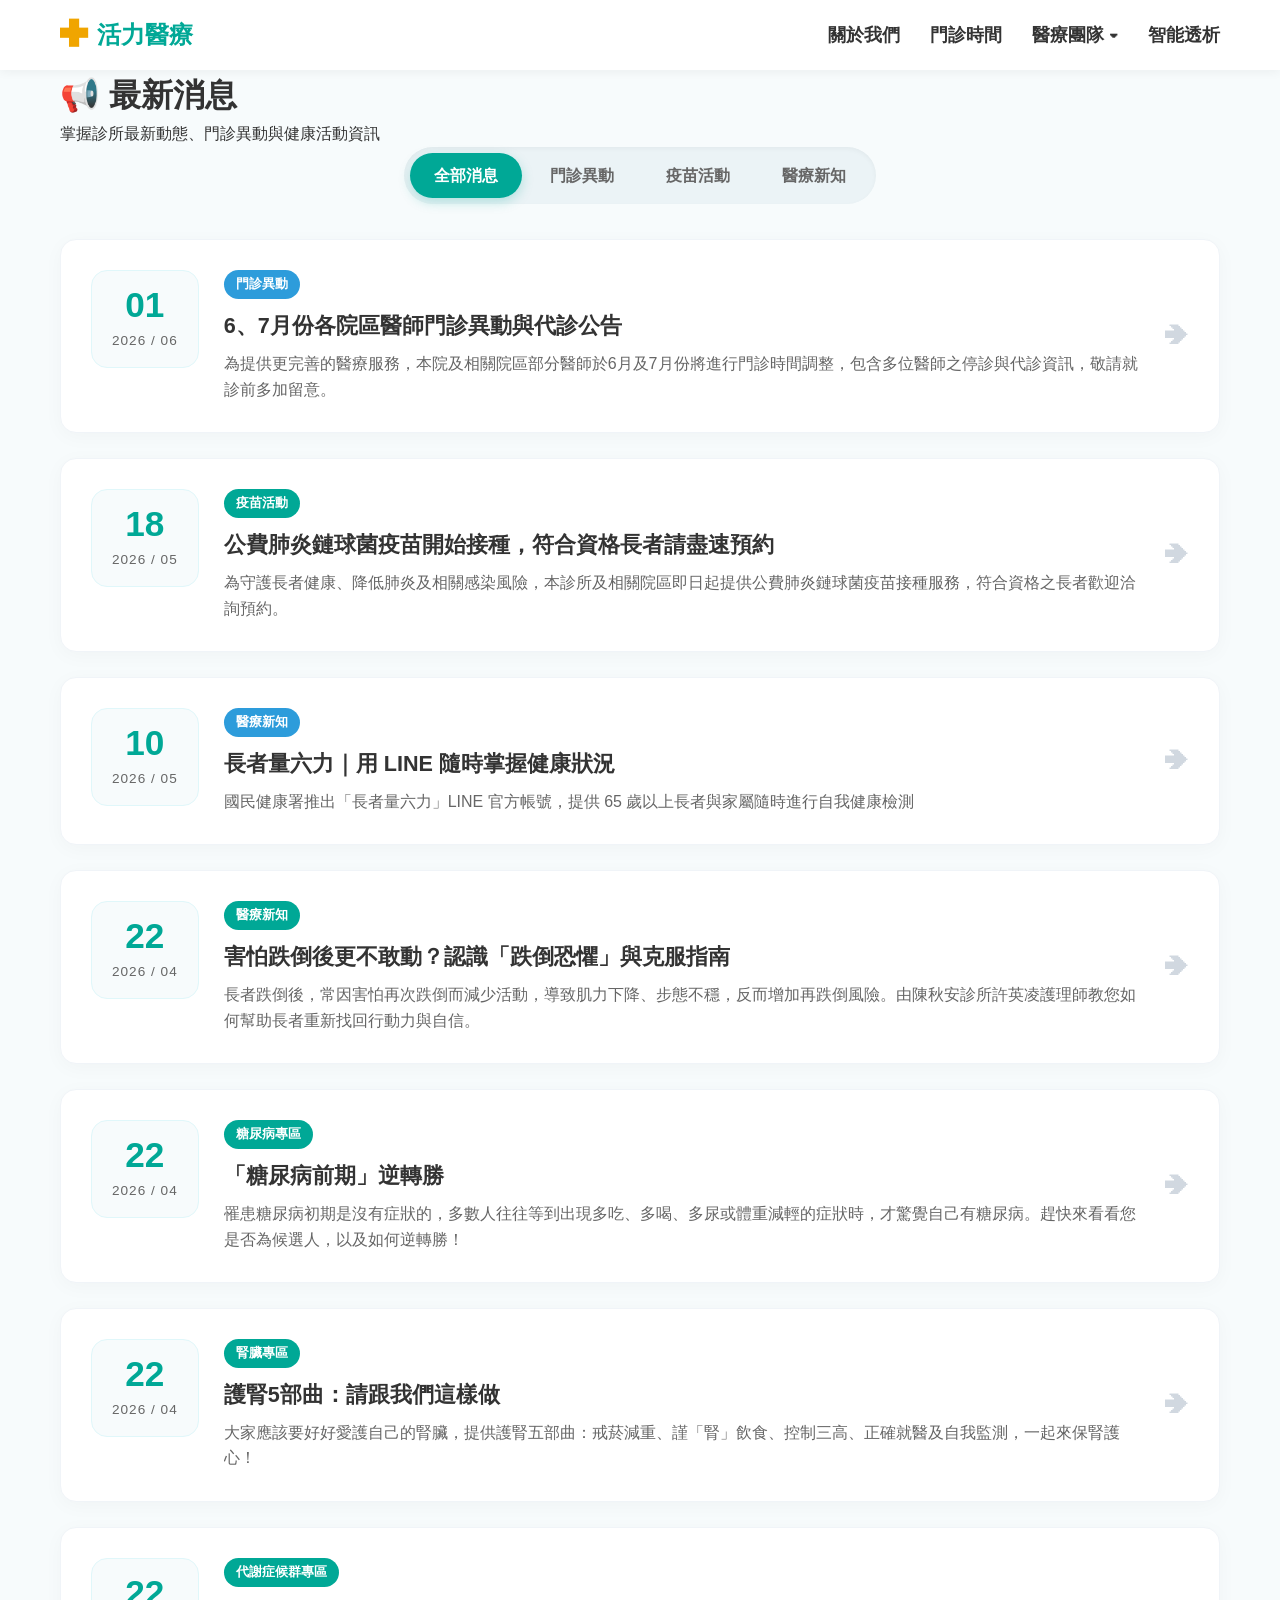
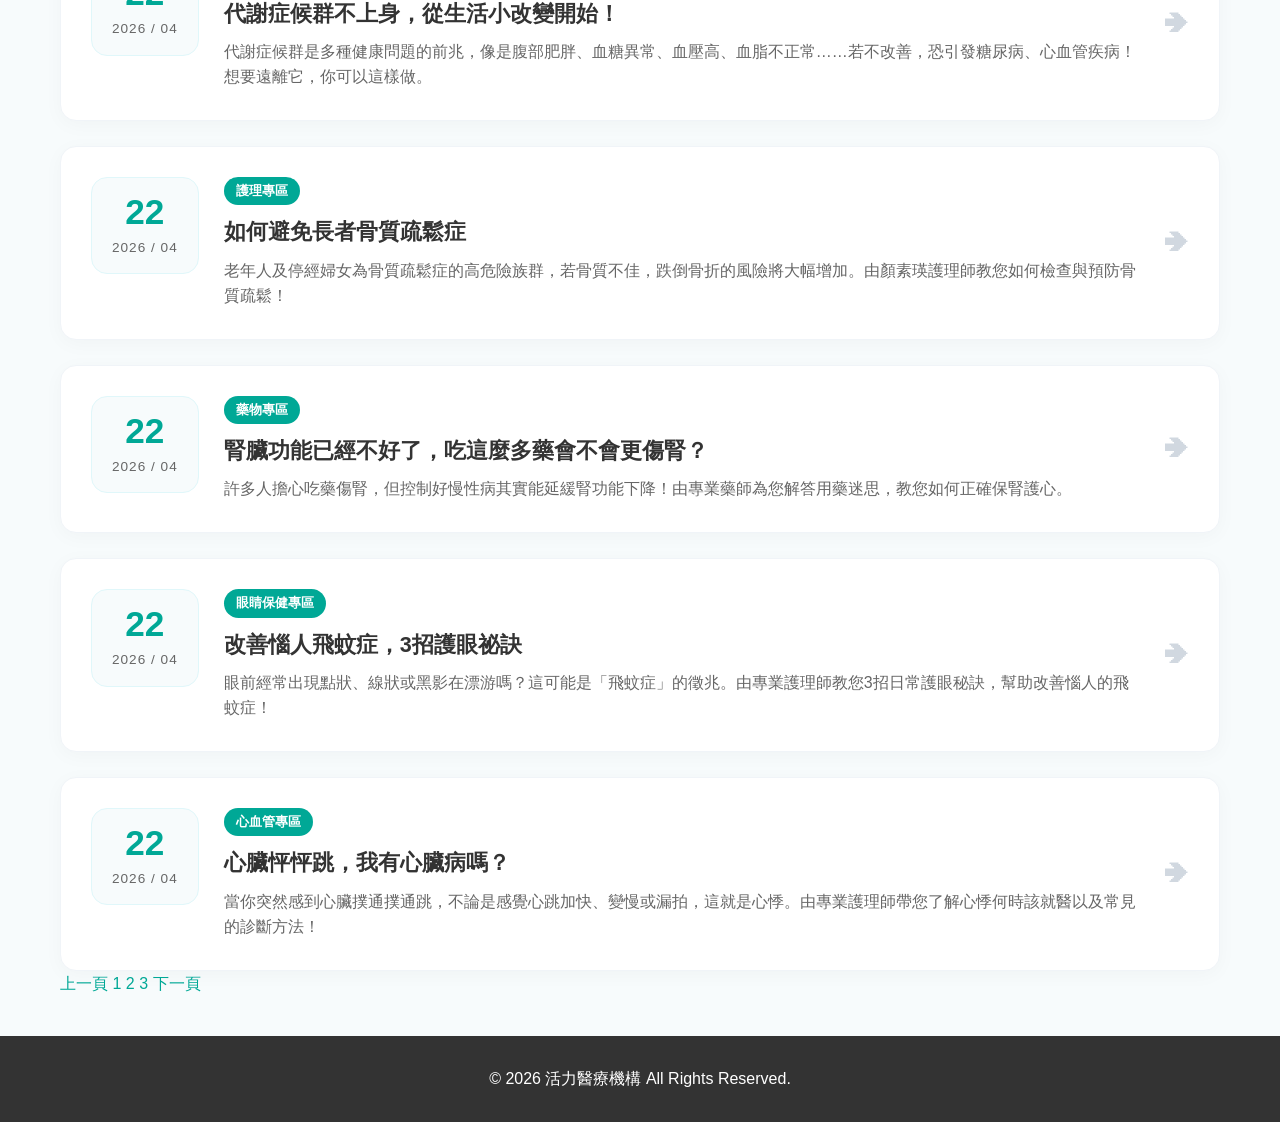
<file: news.html>
<!doctype html>
<html lang="zh-TW">
  <head>
    <meta charset="UTF-8" />
    <meta name="viewport" content="width=device-width, initial-scale=1.0" />
    <title>最新消息總覽 - 活力醫療中心</title>
    <link rel="stylesheet" href="style.css?v=7" />
  </head>
  <body>
    <header class="navbar">
      <div class="container nav-container">
        <a href="https://sunyanzi948c-cpu.github.io/chen784533/" class="logo">
          <span class="logo-icon">✚</span> 活力醫療
        </a>
        <input type="checkbox" id="menu-toggle" class="menu-checkbox" />
        <label for="menu-toggle" class="menu-btn">☰</label>

        <nav class="nav-links">
          <a href="about.html">關於我們</a>
          <a href="hours.html">門診時間</a>

          <div class="dropdown">
            <a href="#team" class="dropdown-toggle">醫療團隊 ▾</a>

            <input type="checkbox" id="team-toggle" class="dropdown-checkbox" />
            <label for="team-toggle" class="dropdown-label">醫療團隊 ▾</label>

            <div class="dropdown-menu">
              <div class="dropdown-grid">
                <a href="Metabolism.html">新陳代謝科</a>
                <a href="Neurology.html">神經內科</a>
                <a href="Kidney.html">腎臟內科</a>
                <a href="eye.html">眼科</a>
                <a href="Urology.html">泌尿科</a>
                <a href="GI.html">肝膽腸胃科</a>
                <a href="Cardiology.html">心臟內科</a>
                
                <a href="#">護理師</a>
                <a href="#">營養衛教師</a>
                
                <a href="#">藥師</a>
              </div>
            </div>
          </div>

          <a href="dialysis.html">智能透析</a>
        </nav>
      </div>
    </header>

    <div class="page-header">
      <div class="container">
        <h1>📢 最新消息</h1>
        <p>掌握診所最新動態、門診異動與健康活動資訊</p>
      </div>
    </div>

    <main class="container page-content">
      <div class="filter-tabs">
        <a href="#" class="tab active">全部消息</a>
        <a href="#" class="tab">門診異動</a>
        <a href="#" class="tab">疫苗活動</a>
        <a href="#" class="tab">醫療新知</a>
      </div>

      <div class="full-news-list" id="news-container"></div>

      <div class="pagination">
        <a href="#" class="page-btn disabled">上一頁</a>
        <a href="#" class="page-num active">1</a>
        <a href="#" class="page-num">2</a>
        <a href="#" class="page-num">3</a>
        <a href="#" class="page-btn">下一頁</a>
      </div>
    </main>

    <footer class="footer">
      <div class="container">
        <p>&copy; 2026 活力醫療機構 All Rights Reserved.</p>
      </div>
    </footer>
    <button id="backToTopBtn" class="back-to-top" title="回到頁頂">⬆</button>
    <script>
      document.addEventListener("DOMContentLoaded", () => {
        const newsContainer = document.getElementById("news-container");
        const filterTabs = document.querySelectorAll(".filter-tabs .tab"); // 抓取所有膠囊按鈕
        let allNewsData = []; // 用來儲存從 JSON 抓下來的所有文章資料

        // 1. 從 JSON 抓取資料 (只抓一次)
        fetch("news-data.json")
          .then((response) => {
            if (!response.ok) throw new Error("無法讀取資料庫檔案");
            return response.json();
          })
          .then((data) => {
            allNewsData = data; // 把抓到的資料存起來備用
            renderNews(allNewsData); // 初始載入：顯示全部文章
          })
          .catch((error) => {
            console.error("錯誤原因:", error);
            newsContainer.innerHTML =
              '<p style="text-align:center; color:red; padding:20px;">資料載入失敗，請稍後再試</p>';
          });

        // 2. 負責將資料畫到畫面上的函式
        function renderNews(newsArray) {
          newsContainer.innerHTML = ""; // 先清空目前的畫面

          if (newsArray.length === 0) {
            newsContainer.innerHTML =
              '<p style="text-align:center; padding:20px; color:#888;">此分類目前尚無消息</p>';
            return;
          }

          newsArray.forEach((item) => {
            const dateParts = item.date.split("/");
            let yearMonth = item.date;
            let day = "";

            if (dateParts.length === 3) {
              yearMonth = `${dateParts[0]} / ${dateParts[1]}`;
              day = dateParts[2];
            }

            const newsHTML = `
                        <a href="article.html?id=${item.id}" class="news-item">
                            <div class="news-date-badge">
                                <span class="day">${day}</span>
                                <span class="year-month">${yearMonth}</span>
                            </div>
                            
                            <div class="news-content-box">
                                <div class="news-meta">
                                    <span class="news-tag ${item.tagClass}">${item.category}</span>
                                </div>
                                <h3 class="news-title">${item.title}</h3>
                                <p class="news-excerpt">${item.excerpt}</p>
                            </div>
                            
                            <div class="news-arrow">➔</div>
                        </a>
                    `;
            newsContainer.insertAdjacentHTML("beforeend", newsHTML);
          });
        }

        // 3. 監聽膠囊按鈕的點擊事件
        filterTabs.forEach((tab) => {
          tab.addEventListener("click", function (e) {
            e.preventDefault(); // 阻止 <a> 標籤預設的跳頁行為

            // 視覺效果切換：移除所有按鈕的 active，只加在被點擊的這顆上
            filterTabs.forEach((t) => t.classList.remove("active"));
            this.classList.add("active");

            // 取得按鈕上的文字 (例如 "門診異動")
            const categoryToFilter = this.textContent.trim();

            // 邏輯篩選：根據分類過濾資料
            if (categoryToFilter === "全部消息") {
              renderNews(allNewsData); // 顯示所有
            } else {
              // 只挑出分類名稱完全符合的文章
              const filteredNews = allNewsData.filter(
                (item) => item.category === categoryToFilter,
              );
              renderNews(filteredNews);
            }
          });
        });
      });

      // =========================================
      // 快速回到頁頂功能
      // =========================================
      const backToTopBtn = document.getElementById("backToTopBtn");

      if (backToTopBtn) {
        // 監聽網頁滾動事件
        window.addEventListener("scroll", () => {
          // 當往下滾動超過 300px 時，幫按鈕加上 'show' 讓它浮現
          if (window.scrollY > 300) {
            backToTopBtn.classList.add("show");
          } else {
            // 滾回頂部時，移除 'show' 讓它隱藏
            backToTopBtn.classList.remove("show");
          }
        });

        // 監聽按鈕點擊事件
        backToTopBtn.addEventListener("click", () => {
          window.scrollTo({
            top: 0,
            behavior: "smooth", // 讓畫面像滑行一樣平滑滾動上去，而不是瞬間跳躍
          });
        });
      }
    </script>
  </body>
</html>
</file>
<file: style.css>
/* =========================================
   變數與基本設定
========================================= */
:root {
    --primary-color: #00A896;
    /* 醫療感明亮藍綠色 */
    --secondary-color: #F0A500;
    /* 活潑朝氣的橙黃色 */
    --bg-color: #F7FBFC;
    --text-main: #333333;
    --text-muted: #666666;
    --white: #FFFFFF;
    --border-radius: 16px;
    /* 圓潤感帶來親和力 */
    --box-shadow: 0 8px 24px rgba(0, 0, 0, 0.05);
}

* {
    margin: 0;
    padding: 0;
    box-sizing: border-box;
    font-family: "Helvetica Neue", Arial, "LiHei Pro", "微軟正黑體", sans-serif;
}

body {
    background-color: var(--bg-color);
    color: var(--text-main);
    line-height: 1.6;
}

.container {
    max-width: 1200px;
    margin: 0 auto;
    padding: 0 20px;
}

a {
    text-decoration: none;
    color: var(--primary-color);
    transition: color 0.3s;
}

/* =========================================
   導覽列 (Navbar)
========================================= */
.navbar {
    background-color: var(--white);
    box-shadow: 0 2px 10px rgba(0, 0, 0, 0.05);
    position: sticky;
    top: 0;
    z-index: 1000;
}

.nav-container {
    display: flex;
    justify-content: space-between;
    align-items: center;
    height: 70px;
}

.logo {
    font-size: 1.5rem;
    font-weight: bold;
    color: var(--primary-color);
    display: flex;
    align-items: center;
    gap: 8px;
    transition: transform 0.3s ease, filter 0.3s ease;
        /* ✅ 1. 加上平滑動畫設定 */
}

/* ✅ 2. 加上滑鼠移過去的互動特效 */
.logo:hover {
    transform: scale(1.05);
    /* 微微放大 5% */
    filter: brightness(1.1);
    /* 顏色稍微變亮 */
}

.logo-icon {
    color: var(--secondary-color);
    font-size: 1.8rem;
}

.nav-links {
    display: flex;
    gap: 30px;
    align-items: center;
}

.nav-links a {
    color: var(--text-main);
    font-weight: 600;
    font-size: 1.1rem;
    padding: 8px 0;
    position: relative;
}

.nav-links a:hover {
    color: var(--primary-color);
}

/* 導覽列底線動畫 (排除下拉選單內的連結) */
.nav-links>a::after,
.dropdown>a::after {
    content: '';
    position: absolute;
    bottom: 0;
    left: 0;
    width: 0%;
    height: 3px;
    background-color: var(--secondary-color);
    transition: width 0.3s ease;
    border-radius: 2px;
}

.nav-links>a:hover::after,
.dropdown>a:hover::after {
    width: 100%;
}

.menu-checkbox,
.menu-btn {
    display: none;
}

/* =========================================
   首頁：最新消息佈告欄列表優化 (全站通用電腦版預設)
========================================= */
.news-list {
    list-style: none;
    /* 移除預設的黑點 */
    padding-left: 0;
}

.news-list li {
    padding: 15px 0;
    /* 每則新聞的上下間距 */
    border-bottom: 1px dashed #EAEAEA;
    /* 加上淡淡的虛線分隔線 */
}

.news-list li:last-child {
    border-bottom: none;
    /* 最後一筆不要底線 */
}

.news-list a {
    font-size: 1.05rem;
    line-height: 1.5;
    color: var(--text-main);
    /* 關鍵：電腦版與全站同步改成高對比深灰色 */
    font-weight: 600;
    /* 字體稍微加粗，增加重量感 */
    display: block;
    margin-top: 8px;
    transition: color 0.3s;
}

/* 滑鼠游標移過去時的互動效果 */
.news-list a:hover {
    color: var(--primary-color);
    /* 懸停時變回品牌藍綠色 */
}
/* =========================================
   導覽列：醫療團隊下拉選單 (Dropdown)
========================================= */
/* 隱藏手機版專用的摺疊開關 */
.dropdown-checkbox,
.dropdown-label {
    display: none;
}

.dropdown {
    position: relative;
    display: flex;
    align-items: center;
    height: 100%;
}

.dropdown-menu {
    display: none;
    /* 預設隱藏 */
    position: absolute;
    top: 100%;
    /* 貼齊導覽列底部 */
    left: -50px;
    /* 微調位置避免超出螢幕 */
    background-color: var(--white);
    box-shadow: 0 10px 30px rgba(0, 0, 0, 0.1);
    border-radius: 8px;
    padding: 20px;
    z-index: 1001;
    width: 320px;
    /* 設定選單寬度，容納兩欄 */
    border-top: 3px solid var(--primary-color);
}

/* 電腦版：滑鼠移入時顯示選單 */
.dropdown:hover .dropdown-menu {
    display: block;
    animation: fadeInDown 0.3s ease;
}

@keyframes fadeInDown {
    from {
        opacity: 0;
        transform: translateY(-10px);
    }

    to {
        opacity: 1;
        transform: translateY(0);
    }
}

/* 下拉選單內的網格排版 (2欄) */
.dropdown-grid {
    display: grid;
    grid-template-columns: 1fr 1fr;
    gap: 10px;
}

/* 覆寫 nav-links 預設的 a 樣式，使其適合選單 */
.dropdown-grid a {
    font-size: 0.95rem;
    font-weight: normal;
    padding: 8px 12px;
    border-radius: 6px;
    color: var(--text-main);
    transition: background-color 0.2s, color 0.2s;
}

.dropdown-grid a::after {
    display: none;
    /* 移除原本的底線動畫 */
}

.dropdown-grid a:hover {
    background-color: var(--bg-color);
    color: var(--primary-color);
}


/* =========================================
   主視覺跑馬燈 (Hero Carousel - JS控制版)
========================================= */
.hero-carousel {
    position: relative;
    /* 作為按鈕與圓點的定位基準 */
    width: 100%;
    overflow: hidden;
    /* 隱藏超出範圍的圖片 */
}

/* 移除 CSS 原生的卷軸設定，改由 JS 控制 */
.carousel-track {
    display: flex;
    width: max-content;
    transition: transform 0.5s ease-in-out;
    /* 關鍵：滑動的過渡動畫 */
}

.slide {
    width: 100vw;
    display: flex;
    justify-content: center;
    align-items: center;
    background-color: #f8f9fa;
}

.slide img {
    width: 100%;
    height: auto;
    display: block;
    max-width: 1920px;
}

/* === 左右切換按鈕 === */
.carousel-btn {
    position: absolute;
    top: 50%;
    transform: translateY(-50%);
    background: rgba(0, 0, 0, 0.4);
    color: white;
    border: none;
    font-size: 24px;
    padding: 15px 20px;
    cursor: pointer;
    z-index: 10;
    /* 確保按鈕在圖片上方 */
    border-radius: 8px;
    transition: background 0.3s;
}

.carousel-btn:hover {
    background: rgba(0, 0, 0, 0.8);
}

.prev-btn {
    left: 10px;
}

.next-btn {
    right: 10px;
}

/* === 底部圓點指示器 === */
.carousel-dots {
    position: absolute;
    bottom: 15px;
    left: 50%;
    transform: translateX(-50%);
    display: flex;
    gap: 10px;
    z-index: 10;
}

.dot {
    width: 12px;
    height: 12px;
    border-radius: 50%;
    background-color: rgba(255, 255, 255, 0.5);
    cursor: pointer;
    transition: background-color 0.3s;
    box-shadow: 0 1px 3px rgba(0, 0, 0, 0.3);
    /* 讓白色圓點在白底圖片上也看清楚 */
}

.dot.active {
    background-color: var(--primary-color);
}

/* =========================================
   佈告欄區塊 (Boards Section)
========================================= */
.boards-section {
    display: grid;
    grid-template-columns: 1fr 1fr;
    gap: 30px;
    margin: 60px 0;
}

.board {
    background: var(--white);
    border-radius: var(--border-radius);
    padding: 30px;
    box-shadow: var(--box-shadow);
}

.board-header {
    display: flex;
    justify-content: space-between;
    align-items: center;
    margin-bottom: 20px;
    border-bottom: 2px solid var(--bg-color);
    padding-bottom: 15px;
}

.board-header h2 {
    font-size: 1.5rem;
    color: var(--text-main);
}

.more-link {
    font-size: 0.9rem;
    color: var(--text-muted);
    background: var(--bg-color);
    padding: 5px 15px;
    border-radius: 20px;
}

.more-link:hover {
    background: var(--secondary-color);
    color: var(--white);
}

/* =========================================
   分類標籤：現代化膠囊造型 (Capsule Tabs)
========================================= */
.filter-tabs {
    display: flex;
    background-color: #EBF3F6;
    /* 溫潤的淺灰藍色膠囊底軌 */
    padding: 6px;
    border-radius: 50px;
    /* 核心：超大圓弧創造完美膠囊外觀 */
    width: fit-content;
    margin: 0 auto 35px auto;
    /* 畫面置中，並與下方列表拉開呼吸空間 */
    gap: 4px;
    box-shadow: inset 0 2px 5px rgba(0, 0, 0, 0.04);
    /* 內陰影讓軌道呈現微凹陷的精緻立體感 */
}

.tab {
    padding: 10px 24px;
    border-radius: 50px;
    /* 每個選項按鈕也都是膠囊型 */
    color: var(--text-muted);
    font-weight: bold;
    font-size: 1rem;
    border: none;
    background-color: transparent;
    white-space: nowrap;
    text-decoration: none;
    /* 確保沒有底線 */
    transition: all 0.25s cubic-bezier(0.4, 0, 0.2, 1);
    /* 讓切換動態呈現絲滑的過渡感 */
}

/* 滑鼠游標移過去的微互動（排除已選中的項目） */
.tab:hover:not(.active) {
    color: var(--primary-color);
    background-color: rgba(0, 168, 150, 0.08);
    /* 淡淡的半透明主色 */
}

/* 當標籤被點選、激活時的膠囊樣式 */
.tab.active {
    background-color: var(--primary-color);
    /* 活力藍綠色填滿 */
    color: var(--white);
    box-shadow: 0 4px 12px rgba(0, 168, 150, 0.25);
    /* 溫和的外發光提升層級 */
}

/* =========================================
   手機版響應式微調 (Capsule RWD)
========================================= */
@media (max-width: 768px) {
    .filter-tabs {
        width: 100%;
        /* 手機版寬度撐滿 */
        max-width: 100%;
        overflow-x: auto;
        /* 關鍵：項目過多時，在手機上允許左右滑動瀏覽 */
        flex-wrap: nowrap;
        /* 強制按鈕們乖乖排成一列不換行 */
        justify-content: flex-start;
        /* 靠左對齊方便滑動 */
        padding: 5px;
        scrollbar-width: none;
        /* 隱藏 Firefox 的捲軸 */
    }

    /* 隱藏 Chrome/Safari 的手機原生捲軸，維持簡潔 */
    .filter-tabs::-webkit-scrollbar {
        display: none;
    }

    .tab {
        padding: 8px 18px;
        /* 手機版稍微縮小內距 */
        font-size: 0.95rem;
    }
}
/* =========================================
   最新消息列表頁專用 (News Archive - 減壓舒適版)
========================================= */
.full-news-list {
    display: flex;
    flex-direction: column;
    gap: 25px;
    /* 加大每則消息之間的間距 */
}

.news-item {
    display: flex;
    flex-direction: row;
    align-items: flex-start;
    background-color: var(--white);
    padding: 30px;
    /* 增加卡片內部的呼吸空間 */
    border-radius: var(--border-radius);
    box-shadow: 0 4px 20px rgba(0, 0, 0, 0.03);
    /* 非常柔和的陰影 */
    border: 1px solid #F0F4F8;
    /* 加上極淺的邊框增加質感 */
    transition: transform 0.3s, box-shadow 0.3s;
    gap: 25px;
    /* 日期徽章與內文的間距 */
    text-decoration: none;
}

.news-item:hover {
    transform: translateY(-3px);
    box-shadow: 0 10px 30px rgba(0, 168, 150, 0.1);
}

/* 獨立出來的日期徽章 */
.news-date-badge {
    flex-shrink: 0;
    text-align: center;
    background-color: var(--bg-color);
    padding: 15px 20px;
    border-radius: 16px;
    color: var(--primary-color);
    min-width: 100px;
    border: 1px solid #E0F7FA;
}

.news-date-badge .day {
    display: block;
    font-size: 2.2rem;
    font-weight: bold;
    line-height: 1.1;
    font-family: 'Arial Black', sans-serif;
}

.news-date-badge .year-month {
    display: block;
    font-size: 0.85rem;
    color: var(--text-muted);
    margin-top: 5px;
    letter-spacing: 1px;
}

/* 內文區塊 */
.news-content-box {
    flex-grow: 1;
    display: flex;
    flex-direction: column;
    justify-content: center;
}

.news-meta {
    margin-bottom: 12px;
}

.news-tag {
    font-size: 0.8rem;
    padding: 4px 12px;
    border-radius: 20px;
    color: var(--white);
    font-weight: bold;
}

.news-title {
    font-size: 1.35rem;
    color: var(--text-main);
    margin-bottom: 10px;
    line-height: 1.4;
    transition: color 0.2s;
}

.news-item:hover .news-title {
    color: var(--primary-color);
}

.news-excerpt {
    color: var(--text-muted);
    font-size: 1rem;
    line-height: 1.6;
    display: -webkit-box;
    -webkit-line-clamp: 2;
    /* 限制摘要行數 */
    -webkit-box-orient: vertical;
    overflow: hidden;
}

/* 導覽箭頭 */
.news-arrow {
    align-self: center;
    font-size: 1.5rem;
    color: #D1D8E0;
    transition: color 0.3s, transform 0.3s;
}

.news-item:hover .news-arrow {
    color: var(--secondary-color);
    transform: translateX(5px);
}

/* 手機版響應式微調 */
@media (max-width: 768px) {
    .news-item {
        flex-direction: column;
        /* 手機版改為垂直堆疊 */
        padding: 25px 20px;
        gap: 15px;
    }

    .news-date-badge {
        display: flex;
        align-items: center;
        gap: 10px;
        padding: 10px 15px;
        min-width: auto;
        width: fit-content;
    }

    .news-date-badge .day {
        font-size: 1.5rem;
    }

    .news-date-badge .year-month {
        margin-top: 0;
    }

    .news-arrow {
        display: none;
        /* 手機螢幕較小，隱藏箭頭 */
    }
}

/* 衛教專區網格卡片 */
.edu-grid {
    display: grid;
    grid-template-columns: 1fr 1fr;
    gap: 15px;
}

.edu-card {
    background: var(--bg-color);
    padding: 20px;
    border-radius: 12px;
    display: block;
    transition: transform 0.2s, box-shadow 0.2s;
}

.edu-card:hover {
    transform: translateY(-5px);
    box-shadow: 0 5px 15px rgba(0, 168, 150, 0.2);
}

.edu-tag {
    display: inline-block;
    background: var(--primary-color);
    color: var(--white);
    font-size: 0.75rem;
    padding: 3px 8px;
    border-radius: 4px;
    margin-bottom: 10px;
}

.edu-card h3 {
    color: var(--text-main);
    font-size: 1rem;
    line-height: 1.4;
}

/* =========================================
   影片專區 (Video Section)
========================================= */
.video-section {
    background: var(--white);
    border-radius: var(--border-radius);
    padding: 30px;
    box-shadow: var(--box-shadow);
    margin-bottom: 60px;
}

.video-grid {
    display: grid;
    grid-template-columns: repeat(3, 1fr);
    gap: 20px;
}

.video-card {
    border-radius: 12px;
    overflow: hidden;
    background: var(--bg-color);
}

.video-thumbnail {
    background: #4A4A4A;
    color: white;
    height: 180px;
    display: flex;
    align-items: center;
    justify-content: center;
    font-size: 1.2rem;
    cursor: pointer;
    transition: background 0.3s;
}

.video-thumbnail:hover {
    background: var(--primary-color);
}

.video-title {
    padding: 15px;
    font-weight: bold;
    color: var(--text-main);
    text-align: center;
}

/* =========================================
   頁腳 (Footer)
========================================= */
.footer {
    background: var(--text-main);
    color: var(--white);
    text-align: center;
    padding: 30px 0;
    margin-top: 40px;
}

/* =========================================
   響應式設計 (RWD - 平板 900px)
========================================= */
@media (max-width: 900px) {
    .boards-section {
        grid-template-columns: 1fr;
    }

    .video-grid {
        grid-template-columns: 1fr;
    }
}

/* =========================================
   響應式設計 (RWD - 手機 768px)
========================================= */
@media (max-width: 768px) {

    /* 手機版導覽列：漢堡選單實作 */
    .menu-btn {
        display: block;
        font-size: 1.8rem;
        cursor: pointer;
        color: var(--primary-color);
    }

    .nav-links {
        display: none;
        position: absolute;
        top: 70px;
        left: 0;
        width: 100%;
        background: var(--white);
        flex-direction: column;
        text-align: center;
        gap: 0;
        box-shadow: 0 10px 10px rgba(0, 0, 0, 0.05);
    }

    /* 基本導覽列連結樣式 */
    .nav-links>a {
        padding: 15px 0;
        border-bottom: 1px solid #F0F0F0;
        width: 100%;
    }

    .menu-checkbox:checked~.nav-links {
        display: flex;
    }

    /* =========================================
       手機版：醫療團隊下拉選單改為摺疊設計
    ========================================= */
    .dropdown {
        width: 100%;
        flex-direction: column;
    }

    .dropdown .dropdown-toggle {
        display: none;
        /* 隱藏電腦版的 hover 連結 */
    }

    .dropdown-label {
        display: block;
        width: 100%;
        padding: 15px 0;
        border-bottom: 1px solid #F0F0F0;
        font-weight: 600;
        cursor: pointer;
        color: var(--text-main);
        font-size: 1.1rem;
    }

    /* 將選單改為靜態排版，不再懸浮 */
    .dropdown-menu {
        position: static;
        width: 100%;
        box-shadow: none;
        background-color: #F8F9FA;
        padding: 10px 15px;
        border-radius: 0;
        border-top: none;
        display: none;
        /* 由 checkbox 控制顯示 */
    }

    /* 手機版下拉選單內的項目改為單欄 */
    .dropdown-grid {
        grid-template-columns: 1fr;
        gap: 5px;
    }

    .dropdown-grid a {
        padding: 10px 0;
        border-bottom: 1px dashed #E0E0E0;
        border-radius: 0;
    }

    .dropdown-grid a:last-child {
        border-bottom: none;
    }
    /* 取消手機版的 hover 展開，避免與點擊事件衝突 (解決收不回來的問題) */
    .dropdown:hover .dropdown-menu {
        display: none;
    }

    /* 關鍵：當隱藏的 checkbox 被勾選時，展開醫療團隊子選單 */
    .dropdown-checkbox:checked ~ .dropdown-menu {
        display: block;
    }
    

    /* =========================================
       其他手機版微調
    ========================================= */
    .slide-content h1 {
        font-size: 1.8rem;
    }

    .edu-grid {
        grid-template-columns: 1fr;
    }
}

/* =========================================
   單篇文章內頁專用 (Article Detail)
========================================= */
.article-container {
    max-width: 800px;
    /* 限制寬度，提升長文閱讀體驗 */
    margin: 40px auto;
    background-color: var(--white);
    padding: 40px 50px;
    border-radius: var(--border-radius);
    box-shadow: var(--box-shadow);
}

.back-btn {
    display: inline-block;
    color: var(--text-muted);
    font-size: 0.95rem;
    margin-bottom: 25px;
    padding: 8px 15px;
    background-color: var(--bg-color);
    border-radius: 20px;
    transition: all 0.3s;
}

.back-btn:hover {
    color: var(--white);
    background-color: var(--primary-color);
}

.article-header {
    border-bottom: 2px solid var(--bg-color);
    padding-bottom: 20px;
    margin-bottom: 30px;
}

.article-title {
    font-size: 2rem;
    color: var(--text-main);
    line-height: 1.4;
    margin-top: 15px;
}

/* 內文排版優化 */
.article-body {
    color: #444;
    font-size: 1.1rem;
    line-height: 1.8;
    /* 加大行距，眼睛不疲勞 */
}
/* 隱藏文章內文清單的預設黑點，並優化間距 */
.article-body ul {
    list-style: none;
    /* 移除瀏覽器預設的黑點 */
    padding-left: 0;
    /* 移除預設的左側縮排，讓文字對齊標題 */
    margin-bottom: 20px;
    /* 與下一個段落保持距離 */
}

.article-body li {
    margin-bottom: 10px;
    /* 讓每個清單項目之間多一點呼吸空間，不擠在一起 */
    line-height: 1.6;
}
.article-body p {
    margin-bottom: 20px;
}

.article-body h3 {
    color: var(--primary-color);
    font-size: 1.4rem;
    margin: 30px 0 15px 0;
    border-left: 4px solid var(--secondary-color);
    padding-left: 10px;
}

.article-body img {
    max-width: 100%;
    height: auto;
    border-radius: 8px;
    margin: 20px 0;
}

/* 響應式微調 */
@media (max-width: 768px) {
    .article-container {
        padding: 25px 20px;
        margin: 20px auto;
    }

    .article-title {
        font-size: 1.5rem;
    }
    
    
  /* =========================================
       手機版：首頁佈告欄標題與列表排版優化
    ========================================= */
   .board-header {
      gap: 10px;
      /* 確保標題和按鈕之間有安全距離 */
  }
   .board {
    padding: 20px 15px;
   }
   .board-header h2 {
      font-size: 1.3rem;
      /* 手機版稍微縮小一點標題字體 */
      white-space: nowrap;
      /* 關鍵1：強制標題絕對不換行 */
      margin-bottom: 0;
  }

  .more-link {
      white-space: nowrap;
      /* 關鍵2：強制按鈕文字不換行 */
      flex-shrink: 0;
      /* 關鍵3：保護按鈕，絕對不允許被螢幕擠扁 */
      padding: 5px 12px;
      /* 稍微縮小按鈕內距讓它更精緻 */
      font-size: 0.85rem;
  }

  /* 順便優化首頁的新聞列表，讓手機版更好閱讀 */
  .news-list li {
      padding: 12px 0;
      /* 手機版稍微縮緊上下間距 */
  }

  .news-list .news-date {
      background-color: var(--bg-color);
      /* 給日期一個淡淡的底色標籤感 */
      padding: 2px 8px;
      border-radius: 4px;
      font-size: 0.8rem;
  }

  .news-list a {
      font-size: 1rem;
      /* 手機版字體稍微縮小一點點，符合手機螢幕比例 */
  }
}

/* =========================================
   最新消息標籤顏色設定 (Tag Colors)
========================================= */
.news-tag {
    display: inline-block;
    /* 確保標籤能撐開內距與圓角 */
    color: #FFFFFF !important;
    /* 強制文字為白色 */
    font-weight: bold;
    border-radius: 20px;
}

/* 各分類的專屬背景色 */
.tag-orange {
    background-color: #F0A500;
}

/* 亮橘色 (門診異動) */
.tag-blue {
    background-color: #2D9CDB;
}

/* 柔和藍色 (疫苗活動、醫療新知) */
.tag-green {
    background-color: #00A896;
}

/* 醫療藍綠色 (營養衛教、預防醫學) */

/* =========================================
   快速回到頁頂按鈕 (Back to Top)
========================================= */
.back-to-top {
    position: fixed;
    bottom: 30px;
    right: 30px;
    width: 50px;
    height: 50px;
    background-color: var(--primary-color);
    /* 使用醫療藍綠色 */
    color: var(--white);
    border: none;
    border-radius: 50%;
    /* 變成完美的圓形 */
    font-size: 1.5rem;
    box-shadow: 0 4px 15px rgba(0, 168, 150, 0.4);
    cursor: pointer;
    z-index: 9999;
    /* 確保它永遠浮在最上層 */

    /* 預設隱藏並往下沉的動畫設定 */
    opacity: 0;
    visibility: hidden;
    transform: translateY(20px);
    transition: all 0.3s cubic-bezier(0.4, 0, 0.2, 1);

    /* 讓裡面的箭頭絕對置中 */
    display: flex;
    justify-content: center;
    align-items: center;
}

/* 當加上 .show 類別時，按鈕浮現 */
.back-to-top.show {
    opacity: 1;
    visibility: visible;
    transform: translateY(0);
}

/* 電腦版滑鼠移過去的互動效果 */
.back-to-top:hover {
    background-color: var(--secondary-color);
    /* 變為活潑的橙黃色 */
    transform: translateY(-5px) scale(1.05);
    /* 稍微往上浮起並變大 */
    box-shadow: 0 6px 20px rgba(240, 165, 0, 0.4);
}

/* 手機版微調 (讓按鈕稍微縮小，避免擋住太多內文) */
@media (max-width: 768px) {
    .back-to-top {
        bottom: 20px;
        right: 20px;
        width: 45px;
        height: 45px;
        font-size: 1.3rem;
    }
}

/* =========================================
   圖片放大燈箱 (Lightbox) 與互動樣式
========================================= */
/* 暗示圖片可點擊的互動效果 */
.zoomable-img {
    cursor: zoom-in;
    /* 滑鼠游標變成放大鏡 */
    transition: transform 0.3s ease, filter 0.3s ease;
}

.zoomable-img:hover {
    transform: scale(1.02);
    /* 滑鼠移過去微微浮起放大 */
    filter: brightness(0.95);
    /* 稍微變暗提示可點擊 */
}

/* 燈箱全螢幕黑底 */
.lightbox {
    display: none;
    /* 預設隱藏，由 JS 控制顯示為 flex */
    position: fixed;
    z-index: 10000;
    /* 確保浮在網頁所有東西的最上面 */
    left: 0;
    top: 0;
    width: 100vw;
    height: 100vh;
    background-color: rgba(0, 0, 0, 0.85);
    /* 漂亮的半透明深色背景 */
    justify-content: center;
    align-items: center;
}

/* 放大的圖片本身 */
.lightbox-content {
    max-width: 90%;
    max-height: 90vh;
    /* 確保高圖片不會超出螢幕 */
    border-radius: 8px;
    box-shadow: 0 0 20px rgba(0, 0, 0, 0.5);
    object-fit: contain;
    /* 完整顯示不裁切 */
    animation: zoomIn 0.3s ease;
    /* 彈出的動畫 */
}

@keyframes zoomIn {
    from {
        transform: scale(0.8);
        opacity: 0;
    }

    to {
        transform: scale(1);
        opacity: 1;
    }
}

/* 右上角的巨大關閉按鈕 */
.lightbox-close {
    position: absolute;
    top: 20px;
    right: 30px;
    color: #ffffff;
    font-size: 50px;
    /* 超大按鈕 */
    font-weight: bold;
    cursor: pointer;
    transition: color 0.3s;
    user-select: none;
    z-index: 10001;
}

.lightbox-close:hover {
    color: var(--secondary-color);
    /* 滑鼠移過去變成醒目的橘黃色 */
}



/* =========================================
   關於我們 (About Us) 現代化美化樣式
========================================= */
.about-section {
    padding: 40px 0;
}

/* ✅ 修正後的全滿背景語法 */
.bg-light {
    background-color: #f8fafc;
    padding: 40px 0;
    /* 只要設定上下間距，左右交給裡面的 container */
    /* Remove negative margin, border-radius */
}

.section-title {
    color: var(--primary-color) !important;
    margin-bottom: 25px;
    font-size: 1.8rem;
    font-weight: bold;
}

.text-center {
    text-align: center;
}

/* 區塊一：理念宗旨願景三欄卡片 */
.vision-grid {
    display: grid;
    grid-template-columns: repeat(auto-fit, minmax(280px, 1fr));
    gap: 30px;
}

.vision-card {
    background: white;
    padding: 35px 25px;
    border-radius: 12px;
    box-shadow: 0 4px 15px rgba(0, 0, 0, 0.04);
    text-align: center;
    border-top: 4px solid var(--primary-color);
    transition: transform 0.3s ease;
}

.vision-card:hover {
    transform: translateY(-5px);
}

.vision-icon {
    font-size: 2.5rem;
    margin-bottom: 15px;
}

.vision-card h3 {
    color: #333;
    font-size: 1.3rem;
    margin-bottom: 15px;
}

.vision-card p {
    color: #666;
    line-height: 1.7;
    font-size: 1rem;
    text-align: justify;
}

/* 區塊二：院長簡介雙欄排版 */
.dean-container {
    display: flex;
    flex-wrap: wrap;
    gap: 50px;
    max-width: 1000px;
    margin: 0 auto;
    align-items: flex-start;
}

.dean-image {
    flex: 1 1 350px;
    text-align: center;
}

.dean-image img {
    width: 100%;
    max-width: 380px;
    border-radius: 16px;
    box-shadow: 0 10px 30px rgba(0, 0, 0, 0.1);
}

.dean-info {
    flex: 1 1 450px;
}

.dean-subtitle {
    color: var(--secondary-color);
    font-weight: bold;
    letter-spacing: 2px;
    font-size: 0.9rem;
    display: block;
    margin-bottom: 5px;
}

.dean-name {
    font-size: 2.2rem;
    color: #222;
    margin-bottom: 15px;
    font-weight: bold;
}

.dean-badge {
    display: inline-block;
    background-color: #fff3cd;
    color: #856404;
    padding: 6px 16px;
    border-radius: 50px;
    font-weight: bold;
    font-size: 0.95rem;
    margin-bottom: 25px;
}

.info-block {
    margin-bottom: 25px;
}

.info-block h3 {
    color: var(--primary-color);
    font-size: 1.2rem;
    margin-bottom: 10px;
    border-left: 4px solid var(--secondary-color);
    padding-left: 10px;
}

.info-block p {
    color: #444;
    line-height: 1.7;
    font-size: 1.05rem;
}

.bullet-list {
    padding-left: 20px;
    color: #444;
    line-height: 1.8;
    font-size: 1.05rem;
}

.dean-message {
    font-style: italic;
    background: white;
    padding: 20px;
    border-radius: 8px;
    border-left: 4px solid var(--primary-color);
    box-shadow: 0 2px 10px rgba(0, 0, 0, 0.02);
}

/* 區塊三：環境導覽網格 */
.gallery-grid {
    display: grid;
    grid-template-columns: repeat(auto-fill, minmax(230px, 1fr));
    gap: 20px;
}

.gallery-grid img {
    width: 100%;
    height: 180px;
    object-fit: cover;
    border-radius: 12px;
    box-shadow: 0 4px 10px rgba(0, 0, 0, 0.05);
}

/* 區塊四：聯絡與交通資訊 */
.contact-grid {
    display: flex;
    flex-wrap: wrap;
    gap: 40px;
}

.contact-info,
.contact-map {
    flex: 1 1 400px;
}

.contact-list {
    list-style: none;
    padding: 0;
}

.contact-list li {
    margin-bottom: 15px;
    line-height: 1.7;
    color: #444;
    font-size: 1.05rem;
}

/* =========================================
   門診時間 (Clinic Hours) 專屬樣式
========================================= */
.hours-section {
  padding: 40px 0;
}

/* 讓表格在手機螢幕上可左右滑動，不破壞版面 */
.table-responsive {
  width: 100%;
  overflow-x: auto;
  -webkit-overflow-scrolling: touch;
  border-radius: 12px;
  background-color: white;
}

/* 門診時刻表主體 */
.hours-table {
  width: 100%;
  min-width: 800px; /* 確保縮小視窗時，格子不會被擠到變形 */
  border-collapse: collapse;
  text-align: center;
}

.hours-table th, 
.hours-table td {
  padding: 15px 10px;
  border: 1px solid #eaeaea;
  vertical-align: middle;
}

/* 表頭設計 */
.hours-table thead th {
  background-color: var(--primary-color);
  color: white;
  font-size: 1.1rem;
  font-weight: 500;
  padding: 18px 10px;
}

.hours-table thead th.time-col-header {
  background-color: var(--secondary-color);
}

/* 時間直欄 */
.time-col {
  background-color: #f8fafc;
  color: #333;
  width: 120px;
}

.time-text {
  font-size: 0.9rem;
  color: #666;
  display: block;
  margin-top: 5px;
}

/* 醫師名稱與科別標籤 */
.doc-name {
  font-size: 1.05rem;
  font-weight: bold;
  color: #333;
  display: inline-block;
  margin-top: 8px;
}

.dept-badge {
  display: inline-block;
  padding: 4px 8px;
  border-radius: 6px;
  font-size: 0.8rem;
  font-weight: bold;
  color: white;
}

/* 各科別專屬顏色 (可依需求自行增減) */
.badge-kidney { background-color: #20c997; } /* 腎臟科 - 綠色 */
.badge-meta { background-color: #fd7e14; }   /* 新陳代謝 - 橘色 */
.badge-heart { background-color: #dc3545; }  /* 心臟科 - 紅色 */

/* 儲存格 Hover 特效 */
.hours-table tbody td:not(.time-col):not(.holiday-col):hover {
  background-color: #f0f7f9;
  cursor: default;
}

/* 假日直欄 (星期日) */
.holiday-col {
  background-color: #fff5f5 !important;
  color: #dc3545;
}
.vertical-center {
  vertical-align: middle !important;
  font-size: 1.5rem;
  letter-spacing: 5px;
}

/* =========================================
   看診與掛號須知
========================================= */
.notice-section {
  padding: 20px 0 60px 0;
}

.notice-box {
  background-color: #fff9e6; /* 溫暖的淺黃色底 */
  border-left: 5px solid #ffc107;
  padding: 30px;
  border-radius: 8px;
  box-shadow: 0 4px 15px rgba(0,0,0,0.03);
}

.notice-box h3 {
  color: #856404;
  margin-bottom: 20px;
  font-size: 1.3rem;
}

.notice-list {
  list-style: none;
  padding-left: 0;
  margin: 0;
}

.notice-list li {
  margin-bottom: 12px;
  line-height: 1.7;
  color: #555;
  font-size: 1.05rem;
  position: relative;
  padding-left: 20px;
}

/* 自訂列表圓點 */
.notice-list li::before {
  content: "•";
  position: absolute;
  left: 0;
  color: #ffc107;
  font-weight: bold;
  font-size: 1.5rem;
  line-height: 1;
  top: 2px;
}

/* =========================================
   手機版 (行動裝置) 終極防跑版語法
========================================= */
@media screen and (max-width: 768px) {

    /* 1. 讓所有的雙欄排版在手機上變成「上下堆疊」 */
    .about-intro,
    .dean-container,
    .contact-grid {
        flex-direction: column !important;
        gap: 20px !important;
    }

    /* 2. 強制所有區塊的寬度不能超過螢幕的 100% */
    .intro-text,
    .intro-image,
    .dean-image,
    .dean-info,
    .contact-info,
    .contact-map {
        flex-basis: 100% !important;
        max-width: 100% !important;
        width: 100% !important;
        box-sizing: border-box !important;
    }

    /* 3. 圖片強制自動縮放，絕對不能超過外框 */
    .intro-image img,
    .dean-image img {
        max-width: 100% !important;
        height: auto !important;
        object-fit: cover !important;
    }

    /* 4. 微調三大優勢卡片，確保小手機也能完美滿版 */
    .vision-grid {
        grid-template-columns: 1fr !important;
    }
    
    /* =========================================
       方案一：手機版環境導覽改為「左右滑動 (Swipe)」
    ========================================= */
    .gallery-grid {
        display: flex !important;
        flex-wrap: nowrap !important; /* 強制不換行 */
        overflow-x: auto; /* 超出螢幕時允許左右滑動 */
        -webkit-overflow-scrolling: touch; /* 讓 iOS 滑動更絲滑 */
        gap: 15px !important;
        padding-bottom: 15px;
        scroll-snap-type: x mandatory; /* 加入磁吸對齊效果 */
        scrollbar-width: none; /* 隱藏 Firefox 捲軸 */
    }

    /* 隱藏 Chrome/Safari/Edge 的原生捲軸，讓畫面更乾淨 */
    .gallery-grid::-webkit-scrollbar {
        display: none;
    }

    .gallery-grid img {
        flex: 0 0 85% !important; /* 關鍵：每張圖只佔螢幕 85%，露出下一張圖的邊緣 */
        scroll-snap-align: center; /* 滑動時會自動磁吸置中對齊 */
        height: 220px !important; /* 固定高度避免參差不齊 */
    }

/* =========================================
       方案一：手機版環境導覽改為「左右滑動 (Swipe)」
    ========================================= */
.gallery-grid {
    display: flex !important;
    flex-wrap: nowrap !important;
    /* 強制不換行 */
    overflow-x: auto;
    /* 超出螢幕時允許左右滑動 */
    -webkit-overflow-scrolling: touch;
    /* 讓 iOS 滑動更絲滑 */
    gap: 15px !important;
    padding-bottom: 15px;
    scroll-snap-type: x mandatory;
    /* 加入磁吸對齊效果 */
    scrollbar-width: none;
    /* 隱藏 Firefox 捲軸 */
}

/* 隱藏 Chrome/Safari/Edge 的原生捲軸，讓畫面更乾淨 */
.gallery-grid::-webkit-scrollbar {
    display: none;
}

.gallery-grid img {
    flex: 0 0 85% !important;
    width: 85% !important;
    /* ✅ 加上這行：強制寬度就是 85% */
    max-width: 85% !important;
    /* ✅ 加上這行：雙重防護，絕對不准放大 */
    scroll-snap-align: center;
    height: 220px !important;
}

/* =========================================
       手機版：Logo 旁邊常駐顯示「首頁」小徽章
    ========================================= */
.logo::after {
    content: "首頁";
    font-size: 0.75rem;
    background-color: var(--secondary-color);
    /* 用您充滿活力的橘黃色 */
    color: white;
    padding: 2px 8px;
    border-radius: 12px;
    margin-left: 8px;
    font-weight: normal;
    vertical-align: middle;
    box-shadow: 0 2px 5px rgba(0, 0, 0, 0.1);
}

/* 手機版：醫師名字與按鈕改為上下排列 */
.doc-header {
    flex-direction: column !important;
    /* 改為上下堆疊 */
    align-items: flex-start !important;
    /* 靠左對齊 */
    gap: 15px;
    /* 名字與按鈕之間增加距離 */
}

.doc-header .schedule-btn {
    width: 100%;
    /* 讓按鈕在手機上撐滿寬度，長輩更好點擊！ */
    text-align: center;
    padding: 12px 0;
    /* 稍微加高按鈕，提升手指觸控體驗 */
}
}

/* =========================================
   影片專區 (Video Gallery) 現代化樣式
========================================= */
.video-gallery-grid {
    display: grid;
    grid-template-columns: repeat(auto-fill, minmax(320px, 1fr));
    gap: 30px;
    margin-top: 20px;
}

.video-card-modern {
    background: white;
    border-radius: 12px;
    overflow: hidden;
    box-shadow: 0 4px 15px rgba(0, 0, 0, 0.05);
    transition: transform 0.3s ease, box-shadow 0.3s ease;
    cursor: pointer;
    display: flex;
    flex-direction: column;
}

.video-card-modern:hover {
    transform: translateY(-5px);
    box-shadow: 0 10px 25px rgba(0, 168, 150, 0.15);
}

/* 縮圖區域 */
.video-thumb-box {
    position: relative;
    width: 100%;
    aspect-ratio: 16 / 9;
    /* 保持標準影片比例 */
    overflow: hidden;
    background-color: #f0f0f0;
}

.video-thumb-box img {
    width: 100%;
    height: 100%;
    object-fit: cover;
    transition: transform 0.4s ease;
}

/* 播放鍵遮罩層 */
.play-overlay {
    position: absolute;
    top: 0;
    left: 0;
    width: 100%;
    height: 100%;
    background: rgba(0, 0, 0, 0.3);
    display: flex;
    justify-content: center;
    align-items: center;
    opacity: 0;
    transition: opacity 0.3s ease;
}

.play-icon {
    width: 60px;
    height: 60px;
    background-color: var(--primary-color);
    color: white;
    border-radius: 50%;
    display: flex;
    justify-content: center;
    align-items: center;
    font-size: 1.8rem;
    padding-left: 5px;
    /* 微調三角形居中 */
    box-shadow: 0 4px 15px rgba(0, 0, 0, 0.3);
    transform: scale(0.8);
    transition: transform 0.3s cubic-bezier(0.175, 0.885, 0.32, 1.275);
}

.video-card-modern:hover .video-thumb-box img {
    transform: scale(1.05);
}

.video-card-modern:hover .play-overlay {
    opacity: 1;
}

.video-card-modern:hover .play-icon {
    transform: scale(1);
}

/* 右下角時間標籤 */
.video-duration-tag {
    position: absolute;
    bottom: 10px;
    right: 10px;
    background: rgba(0, 0, 0, 0.8);
    color: white;
    padding: 3px 8px;
    border-radius: 4px;
    font-size: 0.8rem;
    font-weight: bold;
    letter-spacing: 1px;
}

/* 文字資訊區塊 */
.video-info-box {
    padding: 20px;
    flex-grow: 1;
    display: flex;
    flex-direction: column;
    align-items: flex-start;
}

.video-title-modern {
    font-size: 1.2rem;
    color: var(--text-main);
    margin: 12px 0 8px 0;
    line-height: 1.4;
    font-weight: bold;
}

.video-desc {
    color: var(--text-muted);
    font-size: 0.95rem;
    line-height: 1.6;
    display: -webkit-box;
    -webkit-line-clamp: 2;
    /* 最多顯示兩行 */
    -webkit-box-orient: vertical;
    overflow: hidden;
    margin: 0;
}

/* 影片燈箱播放器比例容器 */
.video-wrapper {
    position: relative;
    width: 90%;
    max-width: 1000px;
    /* 電腦版最大寬度 */
    aspect-ratio: 16 / 9;
    /* 維持 16:9 比例，手機版也不會破版 */
    background: #000;
    box-shadow: 0 10px 30px rgba(0, 0, 0, 0.5);
    border-radius: 8px;
    overflow: hidden;
}

/* 確保手機版影片燈箱滿版 */
@media screen and (max-width: 768px) {
    .video-wrapper {
        width: 100%;
        border-radius: 0;
    }

        /* =========================================
           手機版社群圖示優化：直接亮起品牌色、放大圖示
        ========================================= */
        .social-links {
            gap: 18px !important;
            /* 稍微拉大圖示間距，方便手指點擊 */
            margin-top: 20px !important;
        }
    
        .social-icon {
            width: 48px !important;
            /* 稍微放大按鈕整體面積 */
            height: 48px !important;
            font-size: 1.4rem !important;
            /* 讓圖示放大，更清晰明瞭 */
            color: #ffffff !important;
            /* 強制圖示直接變成高對比的純白色 */
        }
    
        /* 在手機版直接強制亮起各自的官方品牌色背景 */
        .social-icon.fb {
            background-color: #1877F2 !important;
        }
    
        .social-icon.ig {
            background: linear-gradient(45deg, #f09433 0%, #e6683c 25%, #dc2743 50%, #cc2366 75%, #bc1888 100%) !important;
        }
    
        .social-icon.threads {
            background-color: #000000 !important;
        }
    
        .social-icon.yt {
            background-color: #FF0000 !important;
        }
    
        .social-icon.line {
            background-color: #06C755 !important;
        }
}

/* =========================================
   社群媒體圖示按鈕 (Social Links)
========================================= */
.social-links {
    display: flex;
    flex-wrap: wrap;
    gap: 15px;
    margin-top: 25px;
    /* 與上方聯絡資訊拉開距離 */
}

.social-icon {
    display: flex;
    justify-content: center;
    align-items: center;
    width: 45px;
    height: 45px;
    background-color: var(--bg-color);
    /* 預設為淺藍灰底色 */
    color: var(--text-muted);
    /* 預設為深灰色圖示 */
    border-radius: 50%;
    /* 完美的正圓形 */
    font-size: 1.3rem;
    text-decoration: none;
    transition: all 0.3s cubic-bezier(0.4, 0, 0.2, 1);
}

/* 滑鼠移過去的浮起效果與品牌色變換 */
.social-icon:hover {
    color: #ffffff;
    transform: translateY(-5px);
    box-shadow: 0 5px 15px rgba(0, 0, 0, 0.15);
}

/* 各社群平台的專屬品牌色 */
.social-icon.fb:hover {
    background-color: #1877F2;
}

.social-icon.ig:hover {
    background: linear-gradient(45deg, #f09433 0%, #e6683c 25%, #dc2743 50%, #cc2366 75%, #bc1888 100%);
}

.social-icon.threads:hover {
    background-color: #000000;
}

.social-icon.yt:hover {
    background-color: #FF0000;
}

.social-icon.line:hover {
    background-color: #06C755;
}

/* =========================================
   醫療團隊：全新橫式醫師卡片樣式 (電腦版)
========================================= */
.doctor-grid {
    display: flex;
    flex-direction: column;
    /* 改為垂直單列排列 */
    gap: 35px;
    /* 卡片與卡片之間的間距 */
    max-width: 850px;
    /* ✅ 關鍵：限制最大寬度，防止單張卡片在電腦螢幕上被拉得太寬 */
    margin: 30px auto 0 auto;
    /* 區塊置中 */
}

.doctor-card {
    display: flex;
    /* ✅ 開啟橫式左右並排 */
    flex-direction: row;
    align-items: stretch;
    /* 讓左右兩側高度自動對齊 */
    background-color: white;
    border-radius: 16px;
    overflow: hidden;
    box-shadow: 0 10px 30px rgba(0, 0, 0, 0.05);
    transition: transform 0.3s ease, box-shadow 0.3s ease;
    border: 1px solid #f0f4f8;
}

.doctor-card:hover {
    transform: translateY(-5px);
    box-shadow: 0 15px 35px rgba(0, 168, 150, 0.12);
}

/* 左側醫師照片區塊 */
.doc-photo {
    width: 280px;
    /* ✅ 固定照片寬度 */
    flex-shrink: 0;
    /* 防止照片被右側文字擠壓變形 */
    background-color: #eef3f5;
    overflow: hidden;
}

.doc-photo img {
    width: 100%;
    height: 100%;
    object-fit: cover;
    /* 完美填滿 */
    object-position: center 10%;
    /* 優先保留頭部 */
    transition: transform 0.5s ease;
}

/* 右側醫師資訊區塊 */
.doc-info {
    flex-grow: 1;
    /* 自動填滿剩餘的右側空間 */
    padding: 35px 30px 30px 30px;
    /* 調整內距 */
    position: relative;
    display: flex;
    flex-direction: column;
    justify-content: center;
    /* 讓內容在右側垂直置中 */
}

/* 醫師職稱標籤 */
.doc-title-badge {
    position: absolute;
    top: 25px;
    /* 改為右上角或左上角定位 */
    right: 30px;
    /* 搬到右側，排版更流暢 */
    background-color: var(--secondary-color);
    color: white;
    padding: 5px 15px;
    border-radius: 20px;
    font-size: 0.85rem;
    font-weight: bold;
    box-shadow: 0 4px 10px rgba(240, 165, 0, 0.2);
}

.doc-info h3 {
    color: var(--text-main);
    font-size: 1.6rem;
    margin: 0 0 20px 0;
    border-bottom: 2px solid var(--bg-color);
    padding-bottom: 15px;
    width: 70%;
    /* 防止名字去撞到右上角的標籤 */
}

/* 為了讓手機版選單正常顯示首頁按鈕的微調 */
@media screen and (max-width: 768px) {
    .mobile-home-link {
        display: block !important;
        /* 在手機版強制顯示 */
        background-color: #f8fafc;
        color: var(--primary-color) !important;
    }

/* =========================================
       手機版：醫師卡片自動恢復直式排版
    ========================================= */
.doctor-grid {
    width: 100% !important;
    padding: 0 10px !important;
}

.doctor-card {
    flex-direction: column !important;
    /* 手機版改回上下堆疊 */
}

.doc-photo {
    width: 100% !important;
    /* 照片寬度恢復 100% */
    height: 320px !important;
    /* 給予舒適的直式高度 */
}

.doc-info {
    padding: 40px 20px 25px 20px !important;
}

.doc-title-badge {
    top: -15px !important;
    /* 手機版將標籤放回復蓋在照片邊緣的位置 */
    left: 20px !important;
    right: auto !important;
}

.doc-info h3 {
    width: 100% !important;
    font-size: 1.4rem !important;
}
}

/* =========================================
   醫療團隊：學經歷區塊樣式
========================================= */
.doc-experience {
    margin-top: 15px;
    padding-top: 15px;
    border-top: 1px dashed #e2e8f0;
    /* 加一條淡淡的虛線分隔線，增加層次感 */
}

.doc-experience h4 {
    color: var(--secondary-color);
    /* 標題改用您的橘黃色，與主治專長的綠色做區隔 */
    font-size: 1.05rem;
    margin-bottom: 12px;
}

.doc-experience ul {
    list-style: none;
    padding-left: 0;
    margin: 0;
}

.doc-experience li {
    position: relative;
    padding-left: 18px;
    margin-bottom: 6px;
    /* 行距稍微縮緊一點，避免卡片過長 */
    color: #666;
    /* 字體顏色稍微調淡一點點，凸顯專長 */
    font-size: 0.9rem;
    /* 字體比專長稍微小一點點，建立視覺主次 */
    line-height: 1.5;
}

/* 將勾勾改為專業的圓點符號 */
.doc-experience li::before {
    content: "•";
    position: absolute;
    left: 0;
    top: -2px;
    color: var(--secondary-color);
    /* 圓點配合標題使用橘黃色 */
    font-size: 1.2rem;
    font-weight: bold;
}

/* =========================================
   門診時刻表：按鈕與專屬彈出視窗樣式
========================================= */
/* 按鈕設計 */
.schedule-btn {
    background-color: var(--primary-color);
    color: white;
    border: none;
    padding: 8px 16px;
    border-radius: 20px;
    cursor: pointer;
    font-size: 0.9rem;
    font-weight: bold;
    transition: background 0.3s ease, transform 0.2s ease;
    box-shadow: 0 4px 10px rgba(0, 168, 150, 0.2);
}

.schedule-btn:hover {
    background-color: #008a7b;
    /* 滑鼠移過變深綠色 */
    transform: translateY(-2px);
    box-shadow: 0 6px 15px rgba(0, 168, 150, 0.3);
}

/* 彈出視窗背景遮罩 */
.custom-modal {
    display: none;
    /* 預設隱藏 */
    position: fixed;
    z-index: 9999;
    /* 確保顯示在最上層 */
    left: 0;
    top: 0;
    width: 100%;
    height: 100%;
    background-color: rgba(0, 0, 0, 0.6);
    /* 半透明黑底 */
    backdrop-filter: blur(3px);
    /* 背景微微模糊的高級感 */
    align-items: center;
    justify-content: center;
}

/* 彈出視窗白底區塊 */
.custom-modal-content {
    background-color: white;
    padding: 25px 20px;
    border-radius: 16px;
    width: 90%;
    max-width: 600px;
    /* 限制最大寬度，電腦上看才不會太大 */
    position: relative;
    box-shadow: 0 10px 40px rgba(0, 0, 0, 0.3);
    animation: modalFadeIn 0.3s ease;
    /* 浮現動畫 */
}

/* 關閉按鈕 (X) */
.custom-modal-close {
    position: absolute;
    top: 15px;
    right: 20px;
    font-size: 28px;
    font-weight: bold;
    color: #aaa;
    cursor: pointer;
    transition: color 0.3s ease;
}

.custom-modal-close:hover {
    color: #ff4d4f;
    /* 碰到變紅色提示可以關閉 */
}

.custom-modal-content img {
    width: 100%;
    height: auto;
    border-radius: 8px;
    border: 1px solid #eee;
}

/* 視窗浮現的平滑動畫 */
@keyframes modalFadeIn {
    from {
        opacity: 0;
        transform: translateY(-20px);
    }

    to {
        opacity: 1;
        transform: translateY(0);
    }
}

/* =========================================
   門診時刻表：原生 HTML 表格設計
========================================= */
.schedule-table-container {
    width: 100%;
    overflow-x: auto;
    /* ✅ 手機版螢幕太窄時，允許表格左右滑動 */
    -webkit-overflow-scrolling: touch;
    border-radius: 8px;
    box-shadow: 0 4px 15px rgba(0, 0, 0, 0.05);
}

.schedule-table {
    width: 100%;
    min-width: 650px;
    /* ✅ 強制表格最小寬度，防止文字被擠壓成一直線 */
    border-collapse: collapse;
    text-align: center;
    background-color: white;
}

/* 表格標題列 (深灰底白字) */
.schedule-table th {
    background-color: #555555;
    color: white;
    padding: 12px 8px;
    font-size: 1.05rem;
    border: 1px solid #444;
    white-space: nowrap;
}

/* 表格儲存格 */
.schedule-table td {
    padding: 15px 5px;
    border: 1px solid #ddd;
    vertical-align: middle;
    height: 90px;
    /* 統一高度，看起來更整齊 */
}

/* 左側「早上/下午/晚上」時段標籤 */
.time-slot {
    background-color: #555555;
    color: white;
    font-weight: bold;
    font-size: 1.1rem;
    width: 60px;
    border: 1px solid #444 !important;
}

/* 看診診所文字 (紫紅字體) */
.active-clinic {
    color: #900C3F;
    /* 完美還原圖檔中的紫紅色 */
    font-weight: bold;
    line-height: 1.5;
    font-size: 0.95rem;
}

/* 特別備註文字 (如：最後一周不看診) */
.active-clinic .note {
    display: block;
    color: #D32F2F;
    font-size: 0.85rem;
    margin-top: 5px;
}

/* =========================================
   醫師姓名與按鈕區塊 (Doc Header)
========================================= */
.doc-header {
    display: flex;
    justify-content: space-between;
    align-items: center;
    border-bottom: 2px solid var(--bg-color);
    padding-bottom: 15px;
    margin-bottom: 20px;
}

.doc-header h3 {
    border: none !important;
    padding: 0 !important;
    margin: 0 !important;
    white-space: nowrap;
    /* 強制醫師名字絕對不換行 */
}

/* =========================================
   醫療團隊：醫師卡片內建分頁標籤樣式
========================================= */
.doctor-tabs {
    margin-top: 15px;
    width: 100%;
}

/* 標籤導覽列 */
.tab-nav {
    display: flex;
    border-bottom: 2px solid var(--bg-color);
    margin-bottom: 20px;
    gap: 5px;
}

/* 單個標籤按鈕 */
.tab-btn {
    background: none;
    border: none;
    padding: 10px 16px;
    font-size: 0.95rem;
    cursor: pointer;
    color: #777;
    font-weight: bold;
    position: relative;
    bottom: -2px;
    /* 完美壓在導覽列底線上 */
    border-bottom: 2px solid transparent;
    transition: all 0.2s ease;
}

.tab-btn:hover {
    color: var(--primary-color);
}

/* 當前選中的標籤狀態 (綠色亮線) */
.tab-btn.active {
    color: var(--primary-color);
    border-bottom: 2px solid var(--primary-color);
}

/* 內容面板基礎設定 */
.tab-pane {
    display: none;
    /* 預設全部隱藏 */
    animation: tabFadeIn 0.4s ease;
    /* 切換時的流暢淡入特效 */
}

/* 當前切換到的面板顯示出來 */
.tab-pane.active {
    display: block;
}

/* 淡入動畫關鍵影格 */
@keyframes tabFadeIn {
    from {
        opacity: 0;
        transform: translateY(3px);
    }

    to {
        opacity: 1;
        transform: translateY(0);
    }
}

/* 手機版微調：讓標籤按鈕寬度平分，手指更好按 */
@media screen and (max-width: 768px) {
    .tab-nav {
        justify-content: space-between;
    }

    .tab-btn {
        padding: 10px 0;
        flex: 1;
        text-align: center;
        font-size: 0.9rem;
    }
}

/* =========================================
   導覽列：當前停留網頁 (Active) 的標籤樣式
========================================= */
/* 確保所有導覽列連結都能作為底線的定位基準 */
.nav-links a {
    position: relative;
}

/* 當前停留頁面的文字變成綠色並加粗 */
.nav-links a.active {
    color: var(--primary-color) !important;
    font-weight: bold;
}

/* 畫出文字下方的黃色底線 */
.nav-links a.active::after {
    content: "";
    position: absolute;
    bottom: -6px;
    /* 距離文字底部的距離，可自行微調 */
    left: 0;
    width: 100%;
    height: 3px;
    /* 黃色底線的粗細 */
    background-color: var(--secondary-color);
    /* 使用您的橘黃色 */
    border-radius: 2px;
    /* 讓線條邊緣稍微圓潤一點點 */
}

/* 防止手機版漢堡選單內的下拉選項也長出長長的黃線 (針對下拉選單內的連結排除) */
.dropdown-menu a.active::after {
    display: none;
}
</file>
